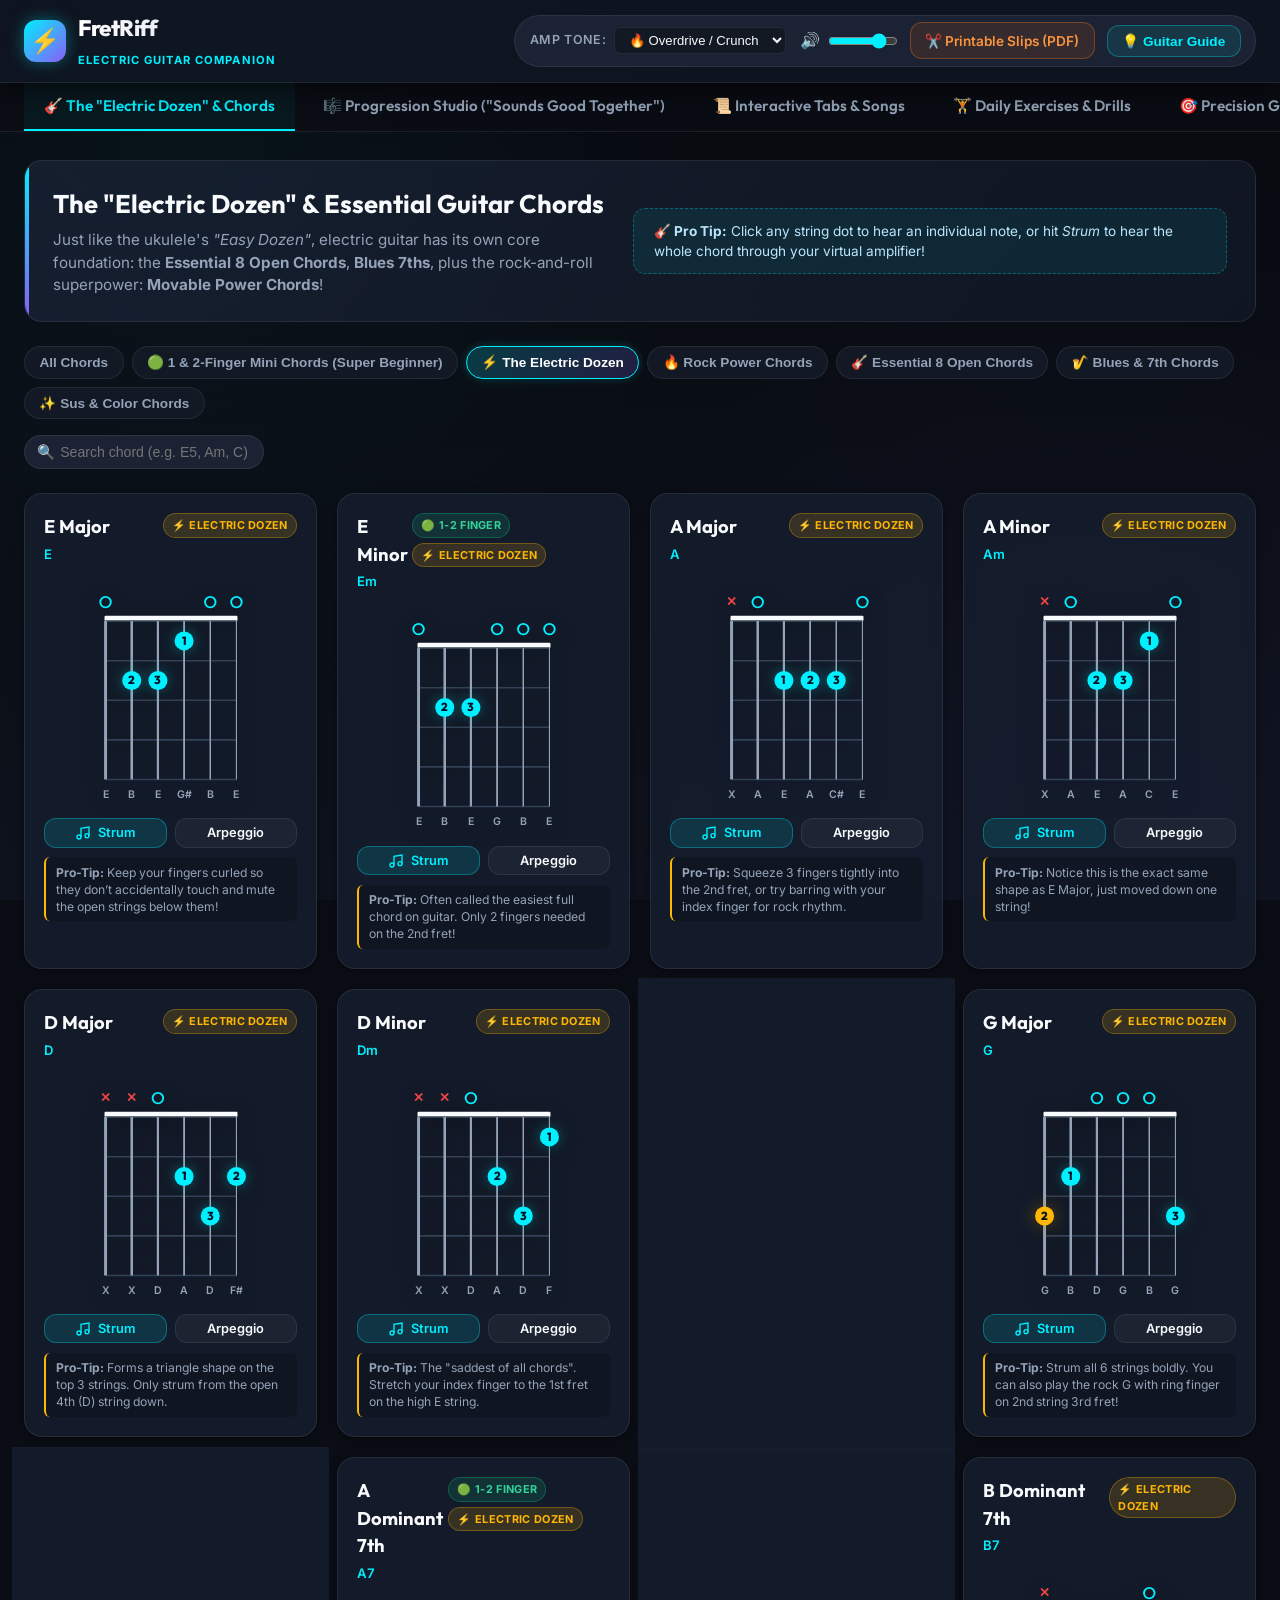
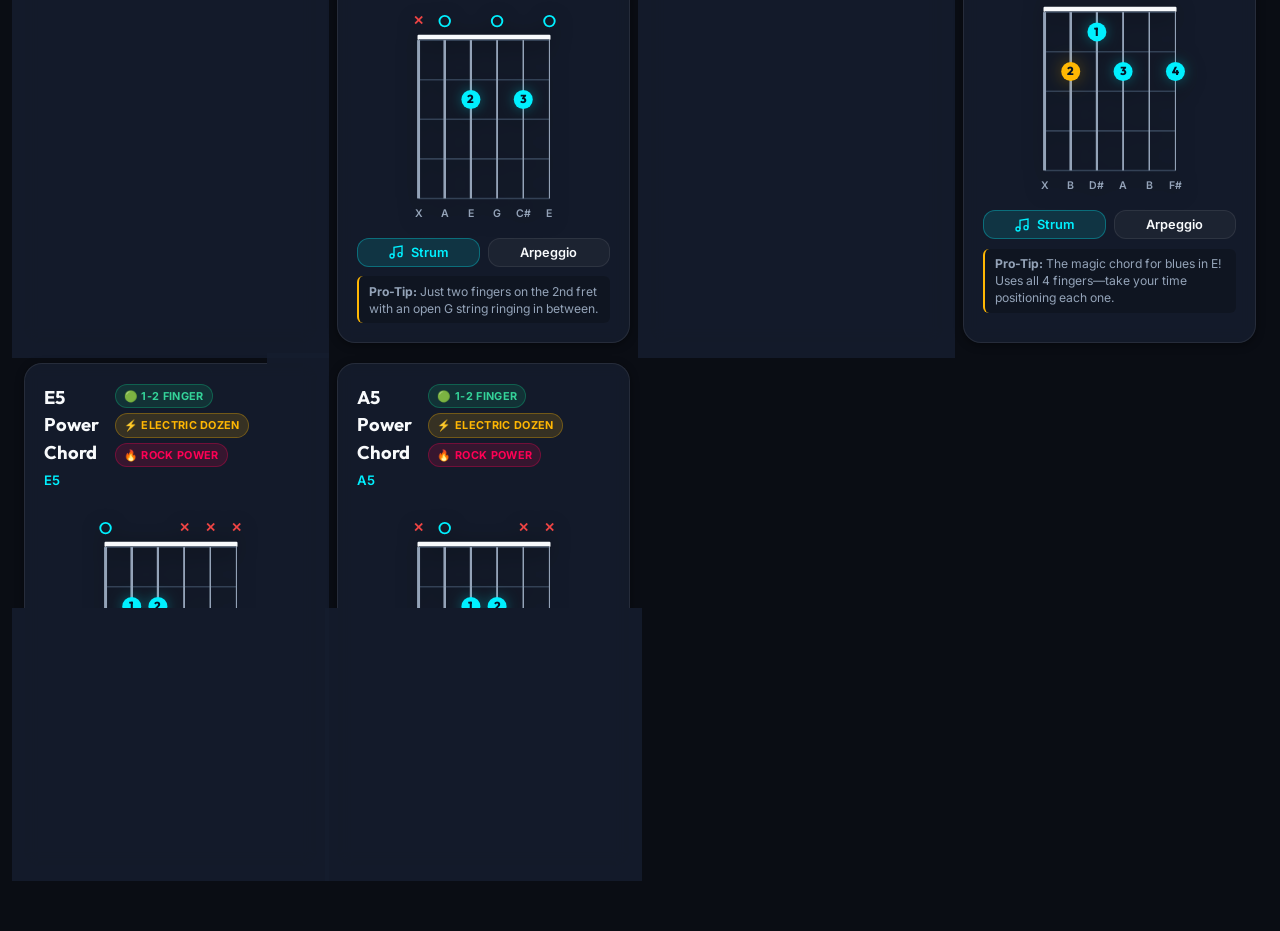
<file: index.html>
<!DOCTYPE html>
<html lang="en">
<head>
  <meta charset="UTF-8">
  <meta name="viewport" content="width=device-width, initial-scale=1.0">
  <title>FretRiff - Electric Guitar Companion | Chords, Progressions, Tabs & Tuner</title>
  <meta name="description" content="FretRiff: Interactive Electric Guitar companion for beginners. Learn the Electric Dozen, rock power chords, chord progressions, interactive tabs, and use the real-time guitar tuner.">

  <!-- Stylesheets -->
  <link rel="stylesheet" href="css/main.css">
  <link rel="stylesheet" href="css/fretboard.css">
  <link rel="stylesheet" href="css/tuner.css">
  <link rel="stylesheet" href="css/tab-player.css">
  <link rel="stylesheet" href="css/exercises.css">
  <link rel="stylesheet" href="css/print.css">

  <!-- Favicon / App Icon -->
  <link rel="icon" href="data:image/svg+xml,<svg xmlns=%22http://www.w3.org/2000/svg%22 viewBox=%220 0 100 100%22><text y=%22.9em%22 font-size=%2290%22>🎸</text></svg>">
</head>
<body>

  <!-- Top App Header / Amp Control Bar -->
  <header class="app-header">
    <div class="header-container">
      <div class="brand-group">
        <div class="brand-icon">⚡</div>
        <div class="brand-text">
          <h1>FretRiff</h1>
          <span class="brand-badge">Electric Guitar Companion</span>
        </div>
      </div>

      <!-- Virtual Amp & Sound Controls -->
      <div class="amp-control-panel">
        <div class="amp-control-item">
          <label for="amp-tone-select" class="amp-label">Amp Tone:</label>
          <select id="amp-tone-select" class="amp-select" title="Switch Guitar Sound">
            <option value="overdrive">🔥 Overdrive / Crunch</option>
            <option value="clean">✨ Clean Electric</option>
            <option value="acoustic">🪵 Acoustic Pluck</option>
          </select>
        </div>

        <div class="vol-control-item">
          <button id="btn-master-mute" class="btn-icon-mute" title="Mute Sound">🔊</button>
          <input type="range" id="master-vol-slider" min="0" max="1" step="0.05" value="0.8" class="vol-slider" title="Master Volume">
        </div>

        <a href="fretriff-handout-slips.pdf" target="_blank" class="header-action-btn pdf-btn" id="btn-header-pdf" title="Printable Cut-Out Slips with QR Code (PDF)">
          ✂️ Printable Slips (PDF)
        </a>

        <button id="btn-open-theory-guide" class="header-action-btn" title="Open Electric Guitar Guide">
          💡 Guitar Guide
        </button>
      </div>
    </div>
  </header>

  <!-- Navigation Tab Bar -->
  <nav class="app-nav-bar" aria-label="Main Navigation">
    <div class="nav-container">
      <button class="nav-tab-btn active" data-target="section-chords">
        🎸 The "Electric Dozen" & Chords
      </button>
      <button class="nav-tab-btn" data-target="section-progressions">
        🎼 Progression Studio ("Sounds Good Together")
      </button>
      <button class="nav-tab-btn" data-target="section-tabs">
        📜 Interactive Tabs & Songs
      </button>
      <button class="nav-tab-btn" data-target="section-exercises">
        🏋️ Daily Exercises & Drills
      </button>
      <button class="nav-tab-btn" data-target="section-tuner">
        🎯 Precision Guitar Tuner
      </button>
      <button class="nav-tab-btn" data-target="section-fretboard">
        ⚡ Fretboard & Pentatonic Lead
      </button>
    </div>
  </nav>

  <!-- Main Content Area -->
  <main class="app-main">

    <!-- =========================================================
         SECTION 1: CHORD LIBRARY & THE ELECTRIC DOZEN
         ========================================================= -->
    <section id="section-chords" class="app-section active">
      <div class="section-banner">
        <div class="banner-content">
          <h2>The "Electric Dozen" & Essential Guitar Chords</h2>
          <p>
            Just like the ukulele's <em>"Easy Dozen"</em>, electric guitar has its own core foundation: the <strong>Essential 8 Open Chords</strong>, <strong>Blues 7ths</strong>, plus the rock-and-roll superpower: <strong>Movable Power Chords</strong>!
          </p>
        </div>
        <div class="banner-highlight">
          <strong>🎸 Pro Tip:</strong> Click any string dot to hear an individual note, or hit <em>Strum</em> to hear the whole chord through your virtual amplifier!
        </div>
      </div>

      <!-- Filter Toolbar -->
      <div class="filter-toolbar">
        <div class="filter-chips-wrap" id="chord-filter-chips">
          <!-- Filter chips dynamically populated -->
        </div>

        <div class="search-box-wrap">
          <span class="search-icon">🔍</span>
          <input type="text" id="chord-search-input" class="search-input" placeholder="Search chord (e.g. E5, Am, C)...">
        </div>
      </div>

      <!-- Chords Grid -->
      <div class="chords-grid" id="chords-grid">
        <!-- Chord cards rendered dynamically -->
      </div>
    </section>

    <!-- =========================================================
         SECTION 2: CHORD PROGRESSION STUDIO
         ========================================================= -->
    <section id="section-progressions" class="app-section">
      <div class="section-banner">
        <div class="banner-content">
          <h2>Chord Progression Studio: "Sounds Good Together"</h2>
          <p>
            Discover why chords flow naturally into each other. Play along with drum backing beats, follow the animated strumming rhythm guide, or build your own custom hit song progression!
          </p>
        </div>
      </div>

      <div id="progression-studio-container">
        <!-- Rendered by ProgressionPlayer component -->
      </div>
    </section>

    <!-- =========================================================
         SECTION 3: INTERACTIVE TABS & RIFFS
         ========================================================= -->
    <section id="section-tabs" class="app-section">
      <div class="section-banner">
        <div class="banner-content">
          <h2>Interactive Tablature & Riff Trainer</h2>
          <p>
            Learn iconic electric guitar riffs note by note. Follow the scrolling playhead, adjust practice speed (0.5x, 0.75x, 1x), loop tricky parts, or write your own custom tabs!
          </p>
        </div>
      </div>

      <div id="tab-viewer-container">
        <!-- Rendered by TabViewer component -->
      </div>
    </section>

    <!-- =========================================================
         SECTION 4: DAILY BEGINNER EXERCISES & PRACTICE ROUTINES
         ========================================================= -->
    <section id="section-exercises" class="app-section">
      <div class="section-banner">
        <div class="banner-content">
          <h2>🏋️ Daily Beginner Exercises & Practice Gym</h2>
          <p>
            Build lightning-fast muscle memory, clean finger independence, speed, and smooth chord switches with 3-minute daily focused workouts!
          </p>
        </div>
        <div class="banner-highlight">
          <strong>🎯 The 3-Minute Rule:</strong> Just 3 minutes of daily spider walks & picking drills before songs builds coordination 5x faster than hours of unfocused playing.
        </div>
      </div>

      <div id="exercises-container">
        <!-- Rendered by ExerciseView component -->
      </div>
    </section>

    <!-- =========================================================
         SECTION 5: PRECISION GUITAR TUNER
         ========================================================= -->
    <section id="section-tuner" class="app-section">
      <div class="section-banner">
        <div class="banner-content">
          <h2>Precision Guitar Tuner (Microphone & Reference Pitch)</h2>
          <p>
            Tune your electric guitar in real time using your microphone, or click any peg on the virtual headstock to tune by ear with studio reference tones.
          </p>
        </div>
      </div>

      <div id="tuner-container">
        <!-- Rendered by TunerUI component -->
      </div>
    </section>

    <!-- =========================================================
         SECTION 5: FRETBOARD & PENTATONIC LEAD
         ========================================================= -->
    <section id="section-fretboard" class="app-section">
      <div class="section-banner">
        <div class="banner-content">
          <h2>Fretboard Explorer & Minor Pentatonic Solo Visualizer</h2>
          <p>
            Explore all 22 frets on the electric guitar neck. Learn <strong>Minor Pentatonic Box 1</strong>—the single scale pattern used in 90% of classic rock solos! Click any fret to play notes instantly.
          </p>
        </div>
      </div>

      <div id="fretboard-container">
        <!-- Rendered by FretboardView component -->
      </div>
    </section>

  </main>

  <!-- Educational Guide Modal -->
  <dialog id="theory-guide-modal" class="modal-dialog">
    <div class="modal-content">
      <div class="modal-header">
        <h3>⚡ The Beginner Electric Guitar Playbook</h3>
        <button id="btn-close-modal" class="btn-close" aria-label="Close modal">✕</button>
      </div>

      <div class="guide-section">
        <h4>1. What is the "Easy Dozen" for Guitar?</h4>
        <p>
          In ukulele, the <em>"Easy Dozen"</em> teaches open chords to play thousands of songs. On guitar, the foundation is:
        </p>
        <ul>
          <li><strong>The 8 Open Foundation Chords ("The Big 8")</strong>: E Major, E Minor, A Major, A Minor, D Major, D Minor, C Major, and G Major.</li>
          <li><strong>The 4 Essential Dominant 7ths</strong>: E7, A7, D7, and B7 (the heartbeat of blues and classic rock).</li>
        </ul>
      </div>

      <div class="guide-section">
        <h4>2. The Electric Guitar Secret Weapon: Power Chords (5 Chords)</h4>
        <p>
          Unlike acoustic or ukulele, electric guitar has <strong>Power Chords (E5, A5, D5, G5, C5, F5)</strong>. They only contain the Root and 5th note (no major/minor third), which means:
        </p>
        <ul>
          <li>You only need <strong>2 fingers</strong>!</li>
          <li>They NEVER clash with distortion or overdrive.</li>
          <li>They are <strong>movable shapes</strong>: slide the same shape up and down the neck to play Green Day, AC/DC, Nirvana, and Foo Fighters instantly.</li>
        </ul>
      </div>

      <div class="guide-section">
        <h4>3. Why Chords Sound Good Together (The Roman Numeral Secret)</h4>
        <p>
          Chords work together like a story:
        </p>
        <ul>
          <li><strong>I (The Tonic / "Home")</strong>: The starting ground (e.g. G in Key of G). Feels complete and safe.</li>
          <li><strong>IV (The Subdominant / "The Journey")</strong>: Lifts energy and moves away from home (e.g. C).</li>
          <li><strong>V (The Dominant / "The Tension")</strong>: Creates a strong magnetic pull that wants to snap back Home (e.g. D).</li>
          <li><strong>vi (The Minor / "The Emotion")</strong>: Adds mystery, moodiness, and soul (e.g. Em).</li>
        </ul>
      </div>

      <div class="guide-section">
        <h4>4. How to Host on GitHub Pages</h4>
        <p>
          This entire app is 100% static HTML, CSS, and modern JavaScript modules. To host it:
        </p>
        <ul>
          <li>Push this repository to GitHub.</li>
          <li>Go to <strong>Settings → Pages</strong> in your GitHub repo.</li>
          <li>Select the <strong>main</strong> branch (root <code>/</code>) and click <strong>Save</strong>.</li>
          <li>Your app will be live worldwide in seconds!</li>
        </ul>
      </div>
    </div>
  </dialog>

  <!-- App Entry Point (ES Module) -->
  <script type="module" src="js/app.js"></script>
</body>
</html>
</file>
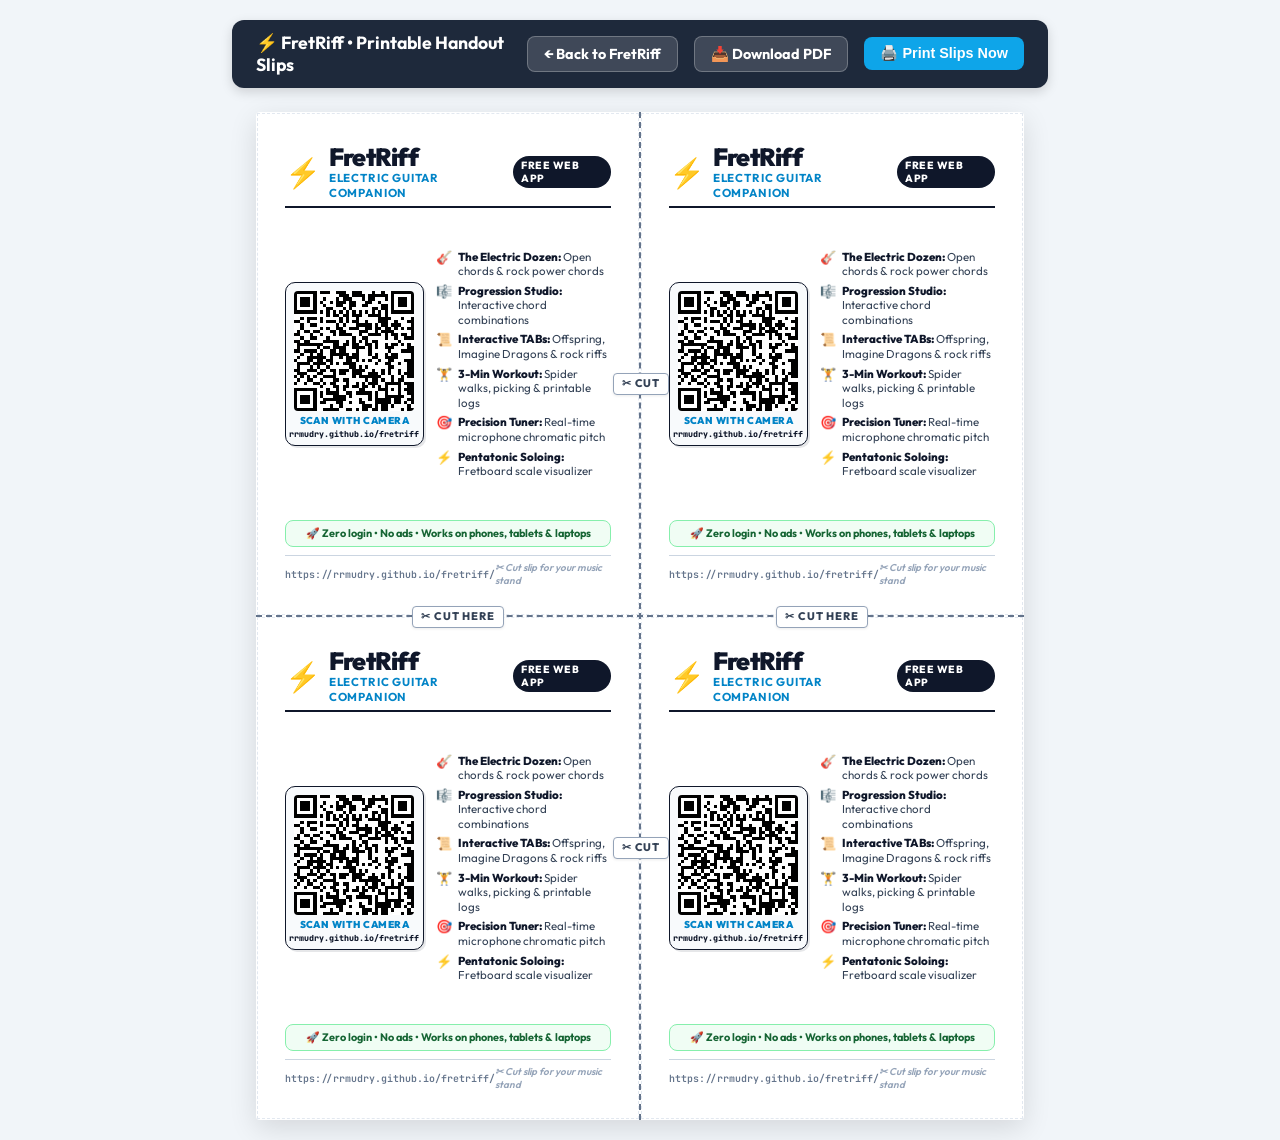
<file: slips.html>
<!DOCTYPE html>
<html lang="en">
<head>
  <meta charset="UTF-8">
  <meta name="viewport" content="width=device-width, initial-scale=1.0">
  <title>FretRiff - Printable Handout Slips (PDF)</title>
  <link rel="icon" href="data:image/svg+xml,<svg xmlns=%22http://www.w3.org/2000/svg%22 viewBox=%220 0 100 100%22><text y=%22.9em%22 font-size=%2290%22>🎸</text></svg>">
  <link rel="preconnect" href="https://fonts.googleapis.com">
  <link rel="preconnect" href="https://fonts.gstatic.com" crossorigin>
  <link href="https://fonts.googleapis.com/css2?family=Outfit:wght@400;500;600;700;800;900&family=JetBrains+Mono:wght@500;700&display=swap" rel="stylesheet">
  
  <style>
    @page {
      size: letter portrait;
      margin: 0.25in;
    }

    * {
      box-sizing: border-box;
      margin: 0;
      padding: 0;
    }

    body {
      font-family: 'Outfit', -apple-system, BlinkMacSystemFont, "Segoe UI", Roboto, Helvetica, Arial, sans-serif;
      background: #f1f5f9;
      color: #0f172a;
      line-height: 1.25;
      padding: 20px;
      display: flex;
      flex-direction: column;
      align-items: center;
    }

    /* Screen-only Controls */
    .screen-controls {
      background: #1e293b;
      color: white;
      padding: 12px 24px;
      border-radius: 12px;
      display: flex;
      align-items: center;
      gap: 16px;
      margin-bottom: 24px;
      box-shadow: 0 4px 12px rgba(0,0,0,0.15);
      width: 100%;
      max-width: 8.5in;
    }

    .screen-controls h2 {
      font-size: 1.1rem;
      font-weight: 700;
      flex: 1;
      display: flex;
      align-items: center;
      gap: 8px;
    }

    .btn {
      padding: 8px 16px;
      border-radius: 8px;
      font-weight: 700;
      font-size: 0.9rem;
      cursor: pointer;
      border: none;
      text-decoration: none;
      display: inline-flex;
      align-items: center;
      gap: 6px;
      transition: all 0.15s ease;
    }

    .btn-primary {
      background: #0ea5e9;
      color: white;
    }
    .btn-primary:hover {
      background: #0284c7;
    }

    .btn-outline {
      background: rgba(255, 255, 255, 0.15);
      color: white;
      border: 1px solid rgba(255, 255, 255, 0.25);
    }
    .btn-outline:hover {
      background: rgba(255, 255, 255, 0.25);
    }

    /* 8.5" x 11" Paper Canvas */
    .paper-page {
      width: 8in;
      height: 10.5in;
      background: white;
      box-shadow: 0 8px 28px rgba(0, 0, 0, 0.12);
      border-radius: 4px;
      display: grid;
      grid-template-columns: 1fr 1fr;
      grid-template-rows: 1fr 1fr;
      position: relative;
      overflow: hidden;
    }

    /* Cut Guidelines */
    .cut-line-horizontal {
      position: absolute;
      top: 50%;
      left: 0;
      right: 0;
      height: 0;
      border-top: 2px dashed #64748b;
      z-index: 10;
      display: flex;
      justify-content: space-around;
      align-items: center;
      padding: 0 20px;
      pointer-events: none;
      transform: translateY(-50%);
    }

    .cut-line-vertical {
      position: absolute;
      left: 50%;
      top: 0;
      bottom: 0;
      width: 0;
      border-left: 2px dashed #64748b;
      z-index: 10;
      display: flex;
      flex-direction: column;
      justify-content: space-around;
      align-items: center;
      padding: 40px 0;
      pointer-events: none;
      transform: translateX(-50%);
    }

    .scissor-label {
      background: white;
      padding: 3px 8px;
      font-size: 11px;
      color: #334155;
      font-weight: 800;
      letter-spacing: 0.08em;
      border-radius: 4px;
      border: 1px solid #94a3b8;
      box-shadow: 0 1px 3px rgba(0,0,0,0.08);
      white-space: nowrap;
    }

    /* Individual Slip / Card */
    .slip-card {
      padding: 0.32in 0.28in 0.28in 0.28in;
      display: flex;
      flex-direction: column;
      justify-content: space-between;
      position: relative;
      background: #ffffff;
      border: 1px dashed #e2e8f0;
      margin: 1px;
    }

    /* Slip Header */
    .slip-header {
      display: flex;
      align-items: center;
      justify-content: space-between;
      border-bottom: 2.5px solid #0f172a;
      padding-bottom: 6px;
      margin-bottom: 8px;
    }

    .slip-brand {
      display: flex;
      align-items: center;
      gap: 8px;
    }

    .slip-icon {
      font-size: 1.8rem;
      line-height: 1;
    }

    .slip-title {
      font-size: 1.55rem;
      font-weight: 900;
      letter-spacing: -0.03em;
      color: #0f172a;
      line-height: 1;
    }

    .slip-subtitle {
      font-size: 0.72rem;
      font-weight: 700;
      text-transform: uppercase;
      letter-spacing: 0.07em;
      color: #0284c7;
      display: block;
      margin-top: 2px;
    }

    .slip-badge {
      background: #0f172a;
      color: #ffffff;
      padding: 3px 8px;
      border-radius: 999px;
      font-size: 0.65rem;
      font-weight: 800;
      text-transform: uppercase;
      letter-spacing: 0.05em;
    }

    /* Main Body of Slip */
    .slip-body {
      display: grid;
      grid-template-columns: 1.45in 1fr;
      gap: 12px;
      align-items: center;
      flex: 1;
      margin: 6px 0;
    }

    /* QR Code Column */
    .slip-qr-col {
      display: flex;
      flex-direction: column;
      align-items: center;
      text-align: center;
      background: #f8fafc;
      border: 1.5px solid #0f172a;
      border-radius: 10px;
      padding: 8px 6px 6px 6px;
      box-shadow: 2px 2px 0px rgba(15, 23, 42, 0.1);
    }

    .qr-image {
      width: 1.25in;
      height: 1.25in;
      image-rendering: pixelated;
      display: block;
      border-radius: 4px;
    }

    .qr-scan-hint {
      font-size: 0.62rem;
      font-weight: 900;
      color: #0284c7;
      text-transform: uppercase;
      letter-spacing: 0.05em;
      margin-top: 4px;
      white-space: nowrap;
    }

    .qr-url {
      font-family: 'JetBrains Mono', monospace;
      font-size: 0.52rem;
      font-weight: 800;
      color: #0f172a;
      white-space: nowrap;
      margin-top: 2px;
    }

    /* Features List */
    .slip-features {
      list-style: none;
      display: flex;
      flex-direction: column;
      gap: 5.5px;
    }

    .slip-features li {
      font-size: 0.72rem;
      color: #334155;
      display: flex;
      align-items: flex-start;
      gap: 6px;
      line-height: 1.25;
    }

    .feature-icon {
      font-size: 0.82rem;
      flex-shrink: 0;
      margin-top: -1px;
    }

    .slip-features strong {
      color: #0f172a;
      font-weight: 800;
    }

    /* Highlight Banner in Slip */
    .slip-banner {
      background: #f0fdf4;
      border: 1.5px solid #86efac;
      border-radius: 8px;
      padding: 6px 10px;
      margin-top: 8px;
      font-size: 0.68rem;
      color: #166534;
      display: flex;
      align-items: center;
      justify-content: center;
      text-align: center;
    }

    .slip-banner-text {
      font-weight: 700;
    }

    /* Slip Footer */
    .slip-footer {
      border-top: 1px solid #cbd5e1;
      padding-top: 6px;
      margin-top: 8px;
      display: flex;
      justify-content: space-between;
      align-items: center;
      font-size: 0.62rem;
      color: #64748b;
      font-family: 'JetBrains Mono', monospace;
      font-weight: 600;
    }

    .slip-cut-hint {
      font-family: 'Outfit', sans-serif;
      font-style: italic;
      color: #94a3b8;
    }

    /* PRINT STYLES */
    @media print {
      body {
        background: white !important;
        padding: 0 !important;
        margin: 0 !important;
      }

      .screen-controls {
        display: none !important;
      }

      .paper-page {
        width: 100% !important;
        height: 10.5in !important;
        box-shadow: none !important;
        border-radius: 0 !important;
        page-break-after: avoid !important;
        page-break-inside: avoid !important;
      }

      .slip-card {
        border: 1px dashed #cbd5e1 !important;
        -webkit-print-color-adjust: exact !important;
        print-color-adjust: exact !important;
      }

      .slip-header {
        border-bottom-color: #000000 !important;
      }

      .slip-qr-col {
        background: #ffffff !important;
        border: 1px solid #cbd5e1 !important;
        -webkit-print-color-adjust: exact !important;
        print-color-adjust: exact !important;
      }

      .slip-banner {
        background: #f1f5f9 !important;
        border-color: #cbd5e1 !important;
        color: #0f172a !important;
        -webkit-print-color-adjust: exact !important;
        print-color-adjust: exact !important;
      }

      .cut-line-horizontal,
      .cut-line-vertical {
        border-color: #94a3b8 !important;
      }
    }
  </style>
</head>
<body>

  <!-- Screen-only Action Bar -->
  <div class="screen-controls">
    <h2>⚡ FretRiff • Printable Handout Slips</h2>
    <a href="index.html" class="btn btn-outline">← Back to FretRiff</a>
    <a href="fretriff-handout-slips.pdf" download="fretriff-handout-slips.pdf" class="btn btn-outline">📥 Download PDF</a>
    <button onclick="window.print()" class="btn btn-primary">🖨️ Print Slips Now</button>
  </div>

  <!-- Standard 8.5" x 11" 4-Card Printable Page -->
  <div class="paper-page">
    
    <!-- Central Cutting Guides -->
    <div class="cut-line-horizontal">
      <span class="scissor-label">✂ CUT HERE</span>
      <span class="scissor-label">✂ CUT HERE</span>
    </div>
    <div class="cut-line-vertical">
      <span class="scissor-label">✂ CUT</span>
      <span class="scissor-label">✂ CUT</span>
    </div>

    <!-- CARD 1 (Top-Left) -->
    <div class="slip-card">
      <div class="slip-header">
        <div class="slip-brand">
          <span class="slip-icon">⚡</span>
          <div>
            <div class="slip-title">FretRiff</div>
            <span class="slip-subtitle">Electric Guitar Companion</span>
          </div>
        </div>
        <span class="slip-badge">Free Web App</span>
      </div>

      <div class="slip-body">
        <div class="slip-qr-col">
          <img class="qr-image" src="assets/fretriff-qr.png" alt="Scan QR Code to visit FretRiff">
          <span class="qr-scan-hint">Scan with Camera</span>
          <span class="qr-url">rrmudry.github.io/fretriff</span>
        </div>

        <ul class="slip-features">
          <li><span class="feature-icon">🎸</span> <div><strong>The Electric Dozen:</strong> Open chords & rock power chords</div></li>
          <li><span class="feature-icon">🎼</span> <div><strong>Progression Studio:</strong> Interactive chord combinations</div></li>
          <li><span class="feature-icon">📜</span> <div><strong>Interactive TABs:</strong> Offspring, Imagine Dragons & rock riffs</div></li>
          <li><span class="feature-icon">🏋️</span> <div><strong>3-Min Workout:</strong> Spider walks, picking & printable logs</div></li>
          <li><span class="feature-icon">🎯</span> <div><strong>Precision Tuner:</strong> Real-time microphone chromatic pitch</div></li>
          <li><span class="feature-icon">⚡</span> <div><strong>Pentatonic Soloing:</strong> Fretboard scale visualizer</div></li>
        </ul>
      </div>

      <div class="slip-banner">
        <span class="slip-banner-text">🚀 Zero login • No ads • Works on phones, tablets & laptops</span>
      </div>

      <div class="slip-footer">
        <span>https://rrmudry.github.io/fretriff/</span>
        <span class="slip-cut-hint">✂ Cut slip for your music stand</span>
      </div>
    </div>

    <!-- CARD 2 (Top-Right) -->
    <div class="slip-card">
      <div class="slip-header">
        <div class="slip-brand">
          <span class="slip-icon">⚡</span>
          <div>
            <div class="slip-title">FretRiff</div>
            <span class="slip-subtitle">Electric Guitar Companion</span>
          </div>
        </div>
        <span class="slip-badge">Free Web App</span>
      </div>

      <div class="slip-body">
        <div class="slip-qr-col">
          <img class="qr-image" src="assets/fretriff-qr.png" alt="Scan QR Code to visit FretRiff">
          <span class="qr-scan-hint">Scan with Camera</span>
          <span class="qr-url">rrmudry.github.io/fretriff</span>
        </div>

        <ul class="slip-features">
          <li><span class="feature-icon">🎸</span> <div><strong>The Electric Dozen:</strong> Open chords & rock power chords</div></li>
          <li><span class="feature-icon">🎼</span> <div><strong>Progression Studio:</strong> Interactive chord combinations</div></li>
          <li><span class="feature-icon">📜</span> <div><strong>Interactive TABs:</strong> Offspring, Imagine Dragons & rock riffs</div></li>
          <li><span class="feature-icon">🏋️</span> <div><strong>3-Min Workout:</strong> Spider walks, picking & printable logs</div></li>
          <li><span class="feature-icon">🎯</span> <div><strong>Precision Tuner:</strong> Real-time microphone chromatic pitch</div></li>
          <li><span class="feature-icon">⚡</span> <div><strong>Pentatonic Soloing:</strong> Fretboard scale visualizer</div></li>
        </ul>
      </div>

      <div class="slip-banner">
        <span class="slip-banner-text">🚀 Zero login • No ads • Works on phones, tablets & laptops</span>
      </div>

      <div class="slip-footer">
        <span>https://rrmudry.github.io/fretriff/</span>
        <span class="slip-cut-hint">✂ Cut slip for your music stand</span>
      </div>
    </div>

    <!-- CARD 3 (Bottom-Left) -->
    <div class="slip-card">
      <div class="slip-header">
        <div class="slip-brand">
          <span class="slip-icon">⚡</span>
          <div>
            <div class="slip-title">FretRiff</div>
            <span class="slip-subtitle">Electric Guitar Companion</span>
          </div>
        </div>
        <span class="slip-badge">Free Web App</span>
      </div>

      <div class="slip-body">
        <div class="slip-qr-col">
          <img class="qr-image" src="assets/fretriff-qr.png" alt="Scan QR Code to visit FretRiff">
          <span class="qr-scan-hint">Scan with Camera</span>
          <span class="qr-url">rrmudry.github.io/fretriff</span>
        </div>

        <ul class="slip-features">
          <li><span class="feature-icon">🎸</span> <div><strong>The Electric Dozen:</strong> Open chords & rock power chords</div></li>
          <li><span class="feature-icon">🎼</span> <div><strong>Progression Studio:</strong> Interactive chord combinations</div></li>
          <li><span class="feature-icon">📜</span> <div><strong>Interactive TABs:</strong> Offspring, Imagine Dragons & rock riffs</div></li>
          <li><span class="feature-icon">🏋️</span> <div><strong>3-Min Workout:</strong> Spider walks, picking & printable logs</div></li>
          <li><span class="feature-icon">🎯</span> <div><strong>Precision Tuner:</strong> Real-time microphone chromatic pitch</div></li>
          <li><span class="feature-icon">⚡</span> <div><strong>Pentatonic Soloing:</strong> Fretboard scale visualizer</div></li>
        </ul>
      </div>

      <div class="slip-banner">
        <span class="slip-banner-text">🚀 Zero login • No ads • Works on phones, tablets & laptops</span>
      </div>

      <div class="slip-footer">
        <span>https://rrmudry.github.io/fretriff/</span>
        <span class="slip-cut-hint">✂ Cut slip for your music stand</span>
      </div>
    </div>

    <!-- CARD 4 (Bottom-Right) -->
    <div class="slip-card">
      <div class="slip-header">
        <div class="slip-brand">
          <span class="slip-icon">⚡</span>
          <div>
            <div class="slip-title">FretRiff</div>
            <span class="slip-subtitle">Electric Guitar Companion</span>
          </div>
        </div>
        <span class="slip-badge">Free Web App</span>
      </div>

      <div class="slip-body">
        <div class="slip-qr-col">
          <img class="qr-image" src="assets/fretriff-qr.png" alt="Scan QR Code to visit FretRiff">
          <span class="qr-scan-hint">Scan with Camera</span>
          <span class="qr-url">rrmudry.github.io/fretriff</span>
        </div>

        <ul class="slip-features">
          <li><span class="feature-icon">🎸</span> <div><strong>The Electric Dozen:</strong> Open chords & rock power chords</div></li>
          <li><span class="feature-icon">🎼</span> <div><strong>Progression Studio:</strong> Interactive chord combinations</div></li>
          <li><span class="feature-icon">📜</span> <div><strong>Interactive TABs:</strong> Offspring, Imagine Dragons & rock riffs</div></li>
          <li><span class="feature-icon">🏋️</span> <div><strong>3-Min Workout:</strong> Spider walks, picking & printable logs</div></li>
          <li><span class="feature-icon">🎯</span> <div><strong>Precision Tuner:</strong> Real-time microphone chromatic pitch</div></li>
          <li><span class="feature-icon">⚡</span> <div><strong>Pentatonic Soloing:</strong> Fretboard scale visualizer</div></li>
        </ul>
      </div>

      <div class="slip-banner">
        <span class="slip-banner-text">🚀 Zero login • No ads • Works on phones, tablets & laptops</span>
      </div>

      <div class="slip-footer">
        <span>https://rrmudry.github.io/fretriff/</span>
        <span class="slip-cut-hint">✂ Cut slip for your music stand</span>
      </div>
    </div>

  </div>

</body>
</html>
</file>
<file: css/main.css>
/**
 * FretRiff - Electric Guitar Companion Design System
 * Cyber-Rock Studio Dark Theme
 */

@import url('https://fonts.googleapis.com/css2?family=Outfit:wght@400;500;600;700;800&family=Inter:wght@300;400;500;600;700&display=swap');

:root {
  /* Color Palette */
  --bg-primary: #0a0d14;
  --bg-secondary: #121824;
  --bg-card: rgba(22, 30, 46, 0.85);
  --bg-card-hover: rgba(30, 41, 63, 0.95);
  --bg-glass: rgba(18, 24, 38, 0.75);
  --bg-input: #1a2233;

  --color-text-primary: #f8fafc;
  --color-text-secondary: #94a3b8;
  --color-text-muted: #64748b;

  --accent-cyan: #00f0ff;
  --accent-cyan-glow: rgba(0, 240, 255, 0.35);
  --accent-amber: #ffb703;
  --accent-amber-glow: rgba(255, 183, 3, 0.35);
  --accent-pink: #ff0055;
  --accent-purple: #8b5cf6;
  --accent-green: #10b981;
  --accent-green-glow: rgba(16, 185, 129, 0.45);

  --color-border: rgba(255, 255, 255, 0.08);
  --color-border-hover: rgba(0, 240, 255, 0.4);
  --color-border-fret: #334155;
  --color-string: #94a3b8;

  /* Typography */
  --font-display: 'Outfit', sans-serif;
  --font-body: 'Inter', sans-serif;

  /* Radii & Shadows */
  --radius-sm: 6px;
  --radius-md: 12px;
  --radius-lg: 18px;
  --radius-xl: 24px;
  --radius-pill: 9999px;

  --shadow-sm: 0 2px 8px rgba(0, 0, 0, 0.4);
  --shadow-md: 0 8px 24px rgba(0, 0, 0, 0.5);
  --shadow-lg: 0 16px 40px rgba(0, 0, 0, 0.7);
  --shadow-neon: 0 0 20px var(--accent-cyan-glow);
}

/* Reset & Base */
*, *::before, *::after {
  box-sizing: border-box;
  margin: 0;
  padding: 0;
}

body {
  font-family: var(--font-body);
  background-color: var(--bg-primary);
  color: var(--color-text-primary);
  line-height: 1.5;
  min-height: 100vh;
  background-image: 
    radial-gradient(circle at 15% 15%, rgba(0, 240, 255, 0.04) 0%, transparent 40%),
    radial-gradient(circle at 85% 85%, rgba(139, 92, 246, 0.04) 0%, transparent 40%),
    linear-gradient(180deg, #07090e 0%, #0d121c 100%);
  background-attachment: fixed;
  overflow-x: hidden;
}

/* App Header & Amp Bar */
.app-header {
  background: var(--bg-glass);
  backdrop-filter: blur(16px);
  -webkit-backdrop-filter: blur(16px);
  border-bottom: 1px solid var(--color-border);
  position: sticky;
  top: 0;
  z-index: 100;
  box-shadow: var(--shadow-md);
}

.header-container {
  max-width: 1400px;
  margin: 0 auto;
  padding: 0.75rem 1.5rem;
  display: flex;
  align-items: center;
  justify-content: space-between;
  gap: 1rem;
}

.brand-group {
  display: flex;
  align-items: center;
  gap: 0.75rem;
  text-decoration: none;
}

.brand-icon {
  width: 42px;
  height: 42px;
  background: linear-gradient(135deg, var(--accent-cyan), var(--accent-purple));
  border-radius: var(--radius-md);
  display: flex;
  align-items: center;
  justify-content: center;
  font-size: 1.5rem;
  box-shadow: 0 0 15px var(--accent-cyan-glow);
}

.brand-text h1 {
  font-family: var(--font-display);
  font-size: 1.4rem;
  font-weight: 800;
  letter-spacing: -0.02em;
  background: linear-gradient(90deg, #ffffff, #cbd5e1);
  -webkit-background-clip: text;
  -webkit-text-fill-color: transparent;
}

.brand-badge {
  font-size: 0.7rem;
  text-transform: uppercase;
  letter-spacing: 0.1em;
  font-weight: 700;
  color: var(--accent-cyan);
}

/* Amp Settings Bar */
.amp-control-panel {
  display: flex;
  align-items: center;
  gap: 0.75rem;
  background: var(--bg-input);
  padding: 0.4rem 0.9rem;
  border-radius: var(--radius-pill);
  border: 1px solid var(--color-border);
  flex-wrap: wrap;
}

.amp-control-item {
  display: flex;
  align-items: center;
  gap: 0.5rem;
}

.amp-label {
  font-size: 0.78rem;
  font-weight: 600;
  color: var(--color-text-secondary);
  text-transform: uppercase;
  letter-spacing: 0.05em;
}

.amp-select {
  background: var(--bg-secondary);
  color: var(--color-text-primary);
  border: 1px solid var(--color-border);
  padding: 0.25rem 0.6rem;
  border-radius: var(--radius-sm);
  font-size: 0.82rem;
  font-weight: 500;
  cursor: pointer;
  outline: none;
}

.amp-select:focus {
  border-color: var(--accent-cyan);
}

.vol-control-item {
  display: flex;
  align-items: center;
  gap: 0.4rem;
}

.vol-slider {
  width: 70px;
  accent-color: var(--accent-cyan);
  cursor: pointer;
}

.btn-icon-mute {
  background: none;
  border: none;
  cursor: pointer;
  font-size: 1rem;
  padding: 2px;
}

.header-action-btn {
  display: flex;
  align-items: center;
  gap: 0.4rem;
  background: rgba(0, 240, 255, 0.1);
  color: var(--accent-cyan);
  border: 1px solid rgba(0, 240, 255, 0.3);
  padding: 0.45rem 0.9rem;
  border-radius: var(--radius-md);
  font-size: 0.85rem;
  font-weight: 600;
  cursor: pointer;
  transition: all 0.2s ease;
  text-decoration: none;
  white-space: nowrap;
}

.header-action-btn:hover {
  background: rgba(0, 240, 255, 0.2);
  transform: translateY(-1px);
}

.header-action-btn.pdf-btn {
  background: rgba(249, 115, 22, 0.12);
  color: #fb923c;
  border-color: rgba(249, 115, 22, 0.35);
}

.header-action-btn.pdf-btn:hover {
  background: rgba(249, 115, 22, 0.22);
  border-color: rgba(249, 115, 22, 0.65);
  color: #fdba74;
}

/* Main Navigation Tabs */
.app-nav-bar {
  background: rgba(10, 13, 20, 0.9);
  border-bottom: 1px solid var(--color-border);
}

.nav-container {
  max-width: 1400px;
  margin: 0 auto;
  padding: 0 1.5rem;
  display: flex;
  gap: 0.5rem;
  overflow-x: auto;
  scrollbar-width: none;
}

.nav-container::-webkit-scrollbar {
  display: none;
}

.nav-tab-btn {
  display: flex;
  align-items: center;
  gap: 0.5rem;
  padding: 0.85rem 1.25rem;
  background: none;
  border: none;
  border-bottom: 2px solid transparent;
  color: var(--color-text-secondary);
  font-family: var(--font-display);
  font-size: 0.95rem;
  font-weight: 600;
  cursor: pointer;
  white-space: nowrap;
  transition: all 0.2s ease;
}

.nav-tab-btn:hover {
  color: var(--color-text-primary);
  background: rgba(255, 255, 255, 0.02);
}

.nav-tab-btn.active {
  color: var(--accent-cyan);
  border-bottom-color: var(--accent-cyan);
  background: rgba(0, 240, 255, 0.05);
}

/* App Main Content Container */
.app-main {
  max-width: 1400px;
  margin: 0 auto;
  padding: 1.75rem 1.5rem 4rem;
}

/* Sections visibility */
.app-section {
  display: none;
  animation: fadeIn 0.25s ease-out;
}

.app-section.active {
  display: block;
}

@keyframes fadeIn {
  from { opacity: 0; transform: translateY(6px); }
  to { opacity: 1; transform: translateY(0); }
}

/* Section Headers */
.section-banner {
  background: linear-gradient(135deg, rgba(30, 41, 63, 0.6) 0%, rgba(18, 24, 38, 0.8) 100%);
  border: 1px solid var(--color-border);
  border-radius: var(--radius-lg);
  padding: 1.5rem 1.75rem;
  margin-bottom: 1.5rem;
  display: flex;
  align-items: center;
  justify-content: space-between;
  gap: 1.5rem;
  position: relative;
  overflow: hidden;
}

.section-banner::before {
  content: '';
  position: absolute;
  top: 0;
  left: 0;
  width: 4px;
  height: 100%;
  background: linear-gradient(180deg, var(--accent-cyan), var(--accent-purple));
}

.banner-content h2 {
  font-family: var(--font-display);
  font-size: 1.6rem;
  font-weight: 700;
  margin-bottom: 0.35rem;
}

.banner-content p {
  color: var(--color-text-secondary);
  font-size: 0.95rem;
  max-width: 800px;
}

.banner-highlight {
  background: rgba(0, 240, 255, 0.08);
  border: 1px dashed rgba(0, 240, 255, 0.3);
  border-radius: var(--radius-md);
  padding: 0.75rem 1.25rem;
  font-size: 0.85rem;
  color: #bae6fd;
  min-width: 260px;
}

/* Filter Bar & Chips */
.filter-toolbar {
  display: flex;
  flex-wrap: wrap;
  align-items: center;
  justify-content: space-between;
  gap: 1rem;
  margin-bottom: 1.5rem;
}

.filter-chips-wrap {
  display: flex;
  flex-wrap: wrap;
  gap: 0.5rem;
}

.filter-chip {
  background: var(--bg-secondary);
  border: 1px solid var(--color-border);
  color: var(--color-text-secondary);
  padding: 0.45rem 0.9rem;
  border-radius: var(--radius-pill);
  font-size: 0.85rem;
  font-weight: 600;
  cursor: pointer;
  transition: all 0.2s ease;
}

.filter-chip:hover {
  background: var(--bg-card-hover);
  color: var(--color-text-primary);
}

.filter-chip.active {
  background: linear-gradient(135deg, rgba(0, 240, 255, 0.2), rgba(139, 92, 246, 0.2));
  border-color: var(--accent-cyan);
  color: #ffffff;
  box-shadow: 0 0 10px rgba(0, 240, 255, 0.2);
}

.search-box-wrap {
  position: relative;
  min-width: 240px;
}

.search-input {
  width: 100%;
  background: var(--bg-input);
  border: 1px solid var(--color-border);
  color: var(--color-text-primary);
  padding: 0.5rem 1rem 0.5rem 2.2rem;
  border-radius: var(--radius-pill);
  font-size: 0.88rem;
  outline: none;
  transition: border-color 0.2s;
}

.search-input:focus {
  border-color: var(--accent-cyan);
}

.search-icon {
  position: absolute;
  left: 0.8rem;
  top: 50%;
  transform: translateY(-50%);
  color: var(--color-text-muted);
  font-size: 0.9rem;
}

/* Chords Grid */
.chords-grid {
  display: grid;
  grid-template-columns: repeat(auto-fill, minmax(250px, 1fr));
  gap: 1.25rem;
}

/* Chord Card */
.chord-card {
  background: var(--bg-card);
  backdrop-filter: blur(8px);
  border: 1px solid var(--color-border);
  border-radius: var(--radius-lg);
  padding: 1.2rem;
  display: flex;
  flex-direction: column;
  align-items: center;
  transition: all 0.25s cubic-bezier(0.2, 0.8, 0.2, 1);
  box-shadow: var(--shadow-sm);
  position: relative;
  cursor: pointer;
}

.chord-card:hover {
  transform: translateY(-4px);
  border-color: var(--color-border-hover);
  box-shadow: var(--shadow-md), 0 0 15px rgba(0, 240, 255, 0.15);
  background: var(--bg-card-hover);
}

.chord-card.active-strum {
  border-color: var(--accent-cyan);
  box-shadow: 0 0 25px var(--accent-cyan-glow);
  transform: scale(1.02);
}

.chord-card-header {
  width: 100%;
  display: flex;
  align-items: flex-start;
  justify-content: space-between;
  margin-bottom: 0.75rem;
}

.chord-name {
  font-family: var(--font-display);
  font-size: 1.15rem;
  font-weight: 700;
  color: var(--color-text-primary);
}

.chord-short-name {
  font-size: 0.82rem;
  color: var(--accent-cyan);
  font-weight: 600;
}

.chord-tags {
  display: flex;
  gap: 0.3rem;
  flex-wrap: wrap;
}

.badge {
  font-size: 0.68rem;
  font-weight: 700;
  padding: 0.2rem 0.5rem;
  border-radius: var(--radius-pill);
  text-transform: uppercase;
  letter-spacing: 0.03em;
}

.badge-dozen {
  background: rgba(255, 183, 3, 0.15);
  color: var(--accent-amber);
  border: 1px solid rgba(255, 183, 3, 0.3);
}

.badge-power {
  background: rgba(255, 0, 85, 0.15);
  color: var(--accent-pink);
  border: 1px solid rgba(255, 0, 85, 0.3);
}

.badge-super-beginner {
  background: rgba(16, 185, 129, 0.15);
  color: #34d399;
  border: 1px solid rgba(16, 185, 129, 0.35);
}

.badge-key {
  background: rgba(0, 240, 255, 0.15);
  color: var(--accent-cyan);
  border: 1px solid rgba(0, 240, 255, 0.3);
}

.badge-difficulty {
  background: rgba(139, 92, 246, 0.15);
  color: var(--accent-purple);
  border: 1px solid rgba(139, 92, 246, 0.3);
}

.chord-svg-container {
  width: 100%;
  display: flex;
  justify-content: center;
  padding: 0.25rem 0;
}

.chord-card-footer {
  width: 100%;
  margin-top: 0.75rem;
  display: flex;
  flex-direction: column;
  gap: 0.6rem;
}

.chord-actions {
  display: flex;
  gap: 0.5rem;
}

.chord-actions .btn {
  flex: 1;
}

.chord-tip {
  font-size: 0.76rem;
  color: var(--color-text-secondary);
  line-height: 1.4;
  background: rgba(0, 0, 0, 0.2);
  padding: 0.4rem 0.6rem;
  border-radius: var(--radius-sm);
  border-left: 2px solid var(--accent-amber);
}

/* Common Button Styles */
.btn {
  display: inline-flex;
  align-items: center;
  justify-content: center;
  gap: 0.45rem;
  padding: 0.5rem 1rem;
  border-radius: var(--radius-md);
  font-family: var(--font-body);
  font-size: 0.88rem;
  font-weight: 600;
  border: 1px solid transparent;
  cursor: pointer;
  transition: all 0.2s cubic-bezier(0.2, 0.8, 0.2, 1);
  outline: none;
}

.btn:active {
  transform: scale(0.97);
}

.btn-primary {
  background: linear-gradient(135deg, var(--accent-cyan), #0284c7);
  color: #031326;
  font-weight: 700;
  box-shadow: 0 4px 15px rgba(0, 240, 255, 0.3);
}

.btn-primary:hover {
  filter: brightness(1.1);
  box-shadow: 0 6px 20px rgba(0, 240, 255, 0.45);
}

.btn-danger {
  background: linear-gradient(135deg, #ef4444, #b91c1c);
  color: #ffffff;
  box-shadow: 0 4px 15px rgba(239, 68, 68, 0.3);
}

.btn-outline {
  background: rgba(255, 255, 255, 0.04);
  border-color: var(--color-border);
  color: var(--color-text-primary);
}

.btn-outline:hover {
  background: rgba(255, 255, 255, 0.08);
  border-color: var(--accent-cyan);
}

.btn-sm {
  padding: 0.35rem 0.75rem;
  font-size: 0.8rem;
}

.btn-lg {
  padding: 0.75rem 1.5rem;
  font-size: 1rem;
}

.btn-xs {
  padding: 0.2rem 0.5rem;
  font-size: 0.72rem;
  border-radius: var(--radius-sm);
}

.btn-strum {
  background: rgba(0, 240, 255, 0.12);
  color: var(--accent-cyan);
  border-color: rgba(0, 240, 255, 0.3);
}

.btn-strum:hover {
  background: rgba(0, 240, 255, 0.25);
  box-shadow: 0 0 10px rgba(0, 240, 255, 0.3);
}

/* Modal Dialog */
.modal-dialog {
  background: var(--bg-secondary);
  color: var(--color-text-primary);
  border: 1px solid var(--color-border);
  border-radius: var(--radius-xl);
  padding: 0;
  max-width: 720px;
  width: 90%;
  margin: auto;
  box-shadow: var(--shadow-lg);
  outline: none;
}

.modal-dialog::backdrop {
  background: rgba(5, 8, 14, 0.8);
  backdrop-filter: blur(8px);
}

.modal-content {
  padding: 2rem;
  max-height: 80vh;
  overflow-y: auto;
}

.modal-header {
  display: flex;
  justify-content: space-between;
  align-items: center;
  margin-bottom: 1.5rem;
  border-bottom: 1px solid var(--color-border);
  padding-bottom: 1rem;
}

.modal-header h3 {
  font-family: var(--font-display);
  font-size: 1.4rem;
}

.btn-close {
  background: none;
  border: none;
  color: var(--color-text-muted);
  font-size: 1.4rem;
  cursor: pointer;
}

.guide-section {
  margin-bottom: 1.5rem;
}

.guide-section h4 {
  font-family: var(--font-display);
  color: var(--accent-cyan);
  font-size: 1.1rem;
  margin-bottom: 0.5rem;
}

.guide-section p, .guide-section li {
  color: var(--color-text-secondary);
  font-size: 0.92rem;
  margin-bottom: 0.5rem;
}

.guide-section ul {
  padding-left: 1.25rem;
}

/* Empty state */
.empty-state {
  grid-column: 1 / -1;
  text-align: center;
  padding: 3rem 1rem;
  color: var(--color-text-muted);
  background: var(--bg-card);
  border: 1px dashed var(--color-border);
  border-radius: var(--radius-lg);
}

/* Responsive adjustments */
@media (max-width: 900px) {
  .header-container {
    flex-direction: column;
    align-items: stretch;
    gap: 0.75rem;
  }
  .amp-control-panel {
    justify-content: center;
    border-radius: var(--radius-lg);
    gap: 0.5rem;
    padding: 0.5rem 0.75rem;
  }
  .header-action-btn {
    font-size: 0.78rem;
    padding: 0.35rem 0.65rem;
  }
  .section-banner {
    flex-direction: column;
    align-items: stretch;
  }
}
</file>
<file: css/fretboard.css>
/**
 * Fretboard & Chord SVG Styling
 */

/* Chord SVG Styles */
.chord-svg {
  width: 100%;
  max-width: 190px;
  height: auto;
  overflow: visible;
  filter: drop-shadow(0 4px 10px rgba(0, 0, 0, 0.4));
  user-select: none;
}

.fret-num-label {
  fill: var(--accent-cyan);
  font-family: var(--font-display);
  font-size: 11px;
  font-weight: 700;
}

.mute-indicator {
  fill: #ef4444;
  font-size: 12px;
  font-weight: 700;
}

.open-indicator {
  fill: none;
  stroke: var(--accent-cyan);
  stroke-width: 1.8;
  cursor: pointer;
  transition: all 0.2s;
}

.open-indicator:hover {
  fill: var(--accent-cyan);
}

.string-line {
  transition: stroke 0.2s;
}

.dot-group {
  cursor: pointer;
}

.finger-dot {
  fill: var(--accent-cyan);
  filter: drop-shadow(0 0 6px var(--accent-cyan-glow));
  transition: transform 0.2s, fill 0.2s;
}

.dot-group:hover .finger-dot {
  fill: #38bdf8;
  transform: scale(1.15);
  transform-origin: center;
}

.root-dot {
  fill: var(--accent-amber);
  filter: drop-shadow(0 0 8px var(--accent-amber-glow));
}

.dot-label {
  fill: #031326;
  font-family: var(--font-display);
  font-size: 11px;
  font-weight: 800;
  pointer-events: none;
}

.bottom-note-label {
  fill: var(--color-text-secondary);
  font-family: var(--font-body);
  font-size: 10px;
  font-weight: 600;
}

.pulse-pluck {
  animation: pluckGlow 0.3s ease-out;
}

@keyframes pluckGlow {
  0% { transform: scale(1.35); fill: #ffffff; }
  100% { transform: scale(1); }
}

/* Fretboard Studio Styles */
.fretboard-studio-wrapper {
  background: var(--bg-card);
  border: 1px solid var(--color-border);
  border-radius: var(--radius-xl);
  padding: 1.5rem;
  box-shadow: var(--shadow-md);
}

.fretboard-controls {
  display: flex;
  flex-wrap: wrap;
  gap: 1.5rem;
  margin-bottom: 1.25rem;
}

.fretboard-controls .control-item {
  display: flex;
  flex-direction: column;
  gap: 0.4rem;
}

.fretboard-tip-card {
  background: linear-gradient(135deg, rgba(0, 240, 255, 0.08), rgba(139, 92, 246, 0.08));
  border: 1px solid rgba(0, 240, 255, 0.2);
  border-radius: var(--radius-md);
  padding: 1rem 1.25rem;
  margin-bottom: 1.5rem;
}

.fretboard-tip-card h4 {
  color: var(--accent-cyan);
  font-family: var(--font-display);
  font-size: 1rem;
  margin-bottom: 0.25rem;
}

.fretboard-tip-card p {
  color: var(--color-text-secondary);
  font-size: 0.88rem;
}

.fretboard-scroll-wrap {
  overflow-x: auto;
  padding-bottom: 1rem;
  scrollbar-width: thin;
  scrollbar-color: var(--accent-cyan) var(--bg-secondary);
}

.fretboard-neck {
  min-width: 960px;
  background: linear-gradient(180deg, #1c1917 0%, #292524 50%, #1c1917 100%);
  border-top: 2px solid #57534e;
  border-bottom: 2px solid #57534e;
  border-radius: var(--radius-md);
  box-shadow: inset 0 0 20px rgba(0, 0, 0, 0.8), var(--shadow-md);
  padding: 0.5rem 0 1rem;
  position: relative;
  user-select: none;
}

.fret-number-row {
  display: flex;
  margin-bottom: 0.5rem;
  border-bottom: 1px dashed rgba(255, 255, 255, 0.1);
  padding-bottom: 0.3rem;
}

.fret-num-col {
  flex: 1;
  text-align: center;
  font-size: 0.78rem;
  font-weight: 700;
  color: var(--color-text-muted);
  font-family: var(--font-display);
}

.open-col-header {
  flex: 0 0 65px;
  color: var(--accent-cyan);
}

.fret-string-row {
  display: flex;
  height: 44px;
  position: relative;
  align-items: center;
}

/* Horizontal string metal wire */
.fret-string-row::before {
  content: '';
  position: absolute;
  top: 50%;
  left: 0;
  right: 0;
  height: 2px;
  background: linear-gradient(90deg, #94a3b8, #cbd5e1, #94a3b8);
  box-shadow: 0 1px 3px rgba(0, 0, 0, 0.6);
  z-index: 1;
  pointer-events: none;
}

.fret-cell {
  flex: 1;
  height: 100%;
  border-right: 3px solid #78716c; /* Fret wire */
  position: relative;
  display: flex;
  align-items: center;
  justify-content: center;
  cursor: pointer;
  transition: background 0.15s;
}

.fret-cell:hover {
  background: rgba(255, 255, 255, 0.05);
}

.fret-0-nut {
  flex: 0 0 65px;
  border-right: 6px solid #e2e8f0; /* Bone Nut */
  background: rgba(0, 0, 0, 0.3);
}

.fret-inlay-dot {
  position: absolute;
  width: 12px;
  height: 12px;
  background: rgba(255, 255, 255, 0.2);
  border-radius: 50%;
  z-index: 0;
  pointer-events: none;
}

.fret-inlay-dot.double-dot {
  width: 10px;
  height: 10px;
}

.fret-note-marker {
  width: 28px;
  height: 28px;
  border-radius: 50%;
  display: flex;
  align-items: center;
  justify-content: center;
  font-family: var(--font-display);
  font-size: 0.75rem;
  font-weight: 800;
  z-index: 3;
  box-shadow: 0 2px 8px rgba(0, 0, 0, 0.5);
  transition: transform 0.2s cubic-bezier(0.2, 0.8, 0.2, 1);
  background: #334155;
  color: #ffffff;
}

.fret-cell:hover .fret-note-marker {
  transform: scale(1.2);
}

.pentatonic-marker {
  background: linear-gradient(135deg, var(--accent-cyan), #0284c7);
  color: #031326;
  box-shadow: 0 0 10px var(--accent-cyan-glow);
}

.root-marker {
  background: linear-gradient(135deg, var(--accent-amber), #ea580c);
  color: #031326;
  box-shadow: 0 0 12px var(--accent-amber-glow);
}

.fret-plucked {
  animation: fretPulse 0.3s ease-out;
}

@keyframes fretPulse {
  0% { background: rgba(0, 240, 255, 0.4); }
  100% { background: transparent; }
}
</file>
<file: css/tuner.css>
/**
 * Precision Guitar Tuner & Reference Tones Styling
 */

.tuner-wrapper {
  background: var(--bg-card);
  border: 1px solid var(--color-border);
  border-radius: var(--radius-xl);
  padding: 2rem;
  box-shadow: var(--shadow-md);
}

.tuner-header {
  display: flex;
  flex-wrap: wrap;
  align-items: center;
  justify-content: space-between;
  gap: 1.25rem;
  margin-bottom: 2rem;
}

.tuner-preset-group {
  display: flex;
  align-items: center;
  gap: 0.75rem;
}

.tuner-preset-group .form-select {
  background: var(--bg-input);
  color: var(--color-text-primary);
  border: 1px solid var(--color-border);
  padding: 0.55rem 1rem;
  border-radius: var(--radius-md);
  font-size: 0.95rem;
  font-weight: 600;
  outline: none;
}

.tuner-preset-group .form-select:focus {
  border-color: var(--accent-cyan);
}

/* Tuner Gauge Card */
.tuner-meter-container {
  display: flex;
  justify-content: center;
  margin-bottom: 2.5rem;
}

.tuner-gauge-card {
  background: radial-gradient(circle at 50% 30%, rgba(30, 41, 63, 0.9) 0%, rgba(15, 23, 42, 0.95) 100%);
  border: 2px solid var(--color-border);
  border-radius: var(--radius-xl);
  padding: 2.5rem 2rem 2rem;
  max-width: 580px;
  width: 100%;
  text-align: center;
  box-shadow: var(--shadow-lg), inset 0 0 30px rgba(0, 0, 0, 0.6);
  position: relative;
  transition: border-color 0.3s;
}

/* In Tune Celebration Badge */
.in-tune-badge {
  position: absolute;
  top: 1rem;
  left: 50%;
  transform: translateX(-50%) scale(0.9);
  background: linear-gradient(135deg, var(--accent-green), #059669);
  color: #022c22;
  font-family: var(--font-display);
  font-size: 0.82rem;
  font-weight: 800;
  padding: 0.35rem 1rem;
  border-radius: var(--radius-pill);
  box-shadow: 0 0 20px var(--accent-green-glow);
  opacity: 0;
  pointer-events: none;
  transition: all 0.3s cubic-bezier(0.2, 0.8, 0.2, 1);
}

.in-tune-badge.active {
  opacity: 1;
  transform: translateX(-50%) scale(1);
  animation: inTunePulse 1s infinite alternate;
}

@keyframes inTunePulse {
  0% { box-shadow: 0 0 15px var(--accent-green-glow); }
  100% { box-shadow: 0 0 35px var(--accent-green-glow), 0 0 60px rgba(16, 185, 129, 0.3); }
}

.tuner-note-display {
  display: flex;
  align-items: flex-start;
  justify-content: center;
  margin-bottom: 0.5rem;
}

.detected-note-letter {
  font-family: var(--font-display);
  font-size: 5rem;
  font-weight: 900;
  line-height: 1;
  background: linear-gradient(180deg, #ffffff 0%, #cbd5e1 100%);
  -webkit-background-clip: text;
  -webkit-text-fill-color: transparent;
  min-width: 120px;
}

.detected-octave {
  font-family: var(--font-display);
  font-size: 2rem;
  font-weight: 700;
  color: var(--accent-cyan);
  margin-top: 0.4rem;
}

.freq-info-row {
  display: flex;
  justify-content: center;
  gap: 1.5rem;
  margin-bottom: 2rem;
  font-size: 0.92rem;
  color: var(--color-text-secondary);
}

.freq-text {
  font-weight: 700;
  color: var(--accent-cyan);
}

.target-freq-text {
  color: var(--color-text-muted);
}

/* Meter Scale & Needle */
.meter-scale-wrap {
  position: relative;
  margin-bottom: 1.75rem;
  padding: 0 1rem;
}

.meter-scale-ticks {
  display: flex;
  justify-content: space-between;
  margin-bottom: 0.6rem;
  font-size: 0.75rem;
  font-weight: 700;
  color: var(--color-text-muted);
}

.tick-center {
  color: var(--accent-green);
}

.meter-track {
  width: 100%;
  height: 12px;
  background: #0f172a;
  border-radius: var(--radius-pill);
  position: relative;
  box-shadow: inset 0 2px 6px rgba(0, 0, 0, 0.8);
  display: flex;
  align-items: center;
  justify-content: center;
  border: 1px solid var(--color-border);
}

.meter-center-line {
  position: absolute;
  width: 3px;
  height: 24px;
  background: var(--accent-green);
  box-shadow: 0 0 10px var(--accent-green-glow);
  z-index: 1;
}

.meter-needle {
  position: absolute;
  width: 6px;
  height: 28px;
  background: var(--accent-cyan);
  border-radius: var(--radius-pill);
  box-shadow: 0 0 12px var(--accent-cyan-glow);
  z-index: 2;
  transition: transform 0.08s ease-out, background 0.2s;
}

.meter-needle.in-tune {
  background: var(--accent-green);
  box-shadow: 0 0 20px var(--accent-green-glow);
  width: 8px;
}

.cents-readout {
  margin-top: 0.75rem;
  font-family: var(--font-display);
  font-size: 1.25rem;
  font-weight: 700;
  color: var(--color-text-primary);
}

/* Input Level */
.input-level-bar-wrap {
  display: flex;
  align-items: center;
  gap: 0.75rem;
  max-width: 300px;
  margin: 0 auto;
}

.level-label {
  font-size: 0.75rem;
  color: var(--color-text-muted);
  font-weight: 600;
  text-transform: uppercase;
}

.level-bar-track {
  flex: 1;
  height: 6px;
  background: #0f172a;
  border-radius: var(--radius-pill);
  overflow: hidden;
  border: 1px solid var(--color-border);
}

.level-bar-fill {
  height: 100%;
  width: 0%;
  background: linear-gradient(90deg, var(--accent-cyan), var(--accent-green));
  transition: width 0.08s ease-out;
}

/* Reference Tones Headstock Section */
.reference-tones-section {
  border-top: 1px solid var(--color-border);
  padding-top: 1.5rem;
}

.section-title-wrap {
  margin-bottom: 1.25rem;
}

.section-title-wrap h3 {
  font-family: var(--font-display);
  font-size: 1.2rem;
  font-weight: 700;
  margin-bottom: 0.2rem;
}

.section-title-wrap p {
  color: var(--color-text-secondary);
  font-size: 0.88rem;
}

.headstock-pegs-grid {
  display: grid;
  grid-template-columns: repeat(auto-fit, minmax(170px, 1fr));
  gap: 1rem;
}

.peg-button {
  background: var(--bg-secondary);
  border: 1px solid var(--color-border);
  border-radius: var(--radius-lg);
  padding: 1rem 0.75rem;
  display: flex;
  flex-direction: column;
  align-items: center;
  gap: 0.3rem;
  cursor: pointer;
  transition: all 0.2s cubic-bezier(0.2, 0.8, 0.2, 1);
}

.peg-button:hover {
  background: var(--bg-card-hover);
  border-color: var(--accent-cyan);
  transform: translateY(-2px);
  box-shadow: 0 4px 15px rgba(0, 240, 255, 0.15);
}

.peg-button.active-playing {
  border-color: var(--accent-amber);
  background: rgba(255, 183, 3, 0.1);
  box-shadow: 0 0 20px var(--accent-amber-glow);
  transform: scale(1.04);
}

.peg-string-label {
  font-size: 0.72rem;
  color: var(--color-text-muted);
  font-weight: 600;
  text-transform: uppercase;
}

.peg-note {
  font-family: var(--font-display);
  font-size: 1.75rem;
  font-weight: 800;
  color: var(--color-text-primary);
}

.peg-freq {
  font-size: 0.78rem;
  color: var(--accent-cyan);
  font-weight: 600;
}

.peg-play-hint {
  font-size: 0.72rem;
  color: var(--color-text-secondary);
  margin-top: 0.2rem;
}
</file>
<file: css/tab-player.css>
/**
 * Tab Player & Chord Progression Studio Styling
 */

/* Progression Studio Styles */
.progression-studio-wrapper {
  background: var(--bg-card);
  border: 1px solid var(--color-border);
  border-radius: var(--radius-xl);
  padding: 1.75rem;
  box-shadow: var(--shadow-md);
}

.studio-header {
  display: flex;
  flex-wrap: wrap;
  align-items: center;
  justify-content: space-between;
  gap: 1.25rem;
  margin-bottom: 1.5rem;
}

.preset-selector-group {
  display: flex;
  align-items: center;
  gap: 0.75rem;
  min-width: 320px;
}

.form-label {
  font-size: 0.85rem;
  font-weight: 600;
  color: var(--color-text-secondary);
  white-space: nowrap;
}

.form-select {
  background: var(--bg-input);
  color: var(--color-text-primary);
  border: 1px solid var(--color-border);
  padding: 0.5rem 0.9rem;
  border-radius: var(--radius-md);
  font-size: 0.9rem;
  font-weight: 600;
  outline: none;
  width: 100%;
}

.form-select:focus {
  border-color: var(--accent-cyan);
}

.form-select-sm {
  padding: 0.35rem 0.65rem;
  font-size: 0.82rem;
}

.transport-controls {
  display: flex;
  flex-wrap: wrap;
  align-items: center;
  gap: 1rem;
}

.tempo-control-group {
  display: flex;
  flex-direction: column;
  gap: 0.2rem;
}

.tempo-label {
  font-size: 0.78rem;
  font-weight: 600;
  color: var(--color-text-secondary);
}

.slider {
  accent-color: var(--accent-cyan);
  cursor: pointer;
}

/* Rhythm & Strum Guide Bar */
.rhythm-guide-card {
  background: var(--bg-secondary);
  border: 1px solid var(--color-border);
  border-radius: var(--radius-lg);
  padding: 1rem 1.25rem;
  margin-bottom: 1.5rem;
}

.rhythm-guide-header {
  display: flex;
  justify-content: space-between;
  align-items: center;
  margin-bottom: 0.75rem;
}

.rhythm-info {
  display: flex;
  align-items: center;
  gap: 0.6rem;
}

.numerals-badge {
  font-family: var(--font-display);
  font-size: 0.9rem;
  font-weight: 700;
  color: var(--accent-amber);
}

.strum-guide-legend {
  display: flex;
  gap: 1rem;
  font-size: 0.78rem;
  color: var(--color-text-muted);
}

.arrow-icon {
  color: var(--accent-cyan);
  font-weight: 900;
}

.beat-dots-container {
  display: flex;
  gap: 0.75rem;
}

.beat-box {
  flex: 1;
  background: var(--bg-input);
  border: 1px solid var(--color-border);
  border-radius: var(--radius-md);
  padding: 0.6rem 0.4rem;
  text-align: center;
  display: flex;
  flex-direction: column;
  align-items: center;
  gap: 0.2rem;
  transition: all 0.15s ease-out;
}

.beat-box.current {
  background: rgba(0, 240, 255, 0.2);
  border-color: var(--accent-cyan);
  box-shadow: 0 0 15px var(--accent-cyan-glow);
  transform: translateY(-2px);
}

.beat-number {
  font-size: 0.72rem;
  font-weight: 600;
  color: var(--color-text-muted);
}

.beat-box.current .beat-number {
  color: var(--accent-cyan);
}

.beat-strum-arrow {
  font-size: 1.2rem;
  font-weight: 800;
  color: var(--color-text-primary);
}

/* Progression Cards Grid */
.progression-cards-grid {
  display: grid;
  grid-template-columns: repeat(auto-fit, minmax(170px, 1fr));
  gap: 1rem;
  margin-bottom: 1.75rem;
}

.progression-chord-item {
  background: var(--bg-secondary);
  border: 2px solid var(--color-border);
  border-radius: var(--radius-lg);
  padding: 0.9rem 0.75rem;
  display: flex;
  flex-direction: column;
  align-items: center;
  position: relative;
  cursor: pointer;
  transition: all 0.2s cubic-bezier(0.2, 0.8, 0.2, 1);
}

.progression-chord-item:hover {
  border-color: var(--color-border-hover);
  background: var(--bg-card-hover);
}

.progression-chord-item.active-beat {
  border-color: var(--accent-cyan);
  background: rgba(0, 240, 255, 0.08);
  box-shadow: 0 0 20px var(--accent-cyan-glow);
  transform: scale(1.04);
}

.step-num {
  position: absolute;
  top: 0.4rem;
  left: 0.5rem;
  font-size: 0.68rem;
  font-weight: 700;
  color: var(--color-text-muted);
}

.progression-chord-name {
  font-family: var(--font-display);
  font-size: 1.25rem;
  font-weight: 800;
  color: var(--color-text-primary);
  margin-bottom: 0.2rem;
}

.progression-svg-wrap {
  width: 100%;
  display: flex;
  justify-content: center;
}

.btn-strum-single {
  margin-top: 0.4rem;
  background: rgba(255, 255, 255, 0.06);
  color: var(--color-text-secondary);
}

/* Custom Progression Builder */
.custom-builder-section {
  background: var(--bg-secondary);
  border: 1px dashed var(--accent-cyan);
  border-radius: var(--radius-lg);
  padding: 1.25rem;
  margin-bottom: 1.75rem;
}

.custom-builder-header h4 {
  font-family: var(--font-display);
  font-size: 1.05rem;
  color: var(--accent-cyan);
}

.custom-builder-header p {
  font-size: 0.82rem;
  color: var(--color-text-secondary);
  margin-bottom: 0.75rem;
}

.custom-chord-palette {
  display: flex;
  flex-wrap: wrap;
  gap: 0.4rem;
  margin-bottom: 1rem;
}

.custom-sequence-bar {
  display: flex;
  align-items: center;
  gap: 0.75rem;
  flex-wrap: wrap;
  background: var(--bg-input);
  padding: 0.6rem 1rem;
  border-radius: var(--radius-md);
}

.custom-sequence-list {
  display: flex;
  align-items: center;
  gap: 0.4rem;
  flex-wrap: wrap;
}

.custom-chord-pill {
  background: rgba(0, 240, 255, 0.15);
  border: 1px solid var(--accent-cyan);
  color: #ffffff;
  padding: 0.2rem 0.6rem;
  border-radius: var(--radius-pill);
  font-size: 0.82rem;
  font-weight: 700;
}

/* Theory & Songs Grid */
.theory-and-songs-grid {
  display: grid;
  grid-template-columns: 1fr 1fr;
  gap: 1.25rem;
}

@media (max-width: 768px) {
  .theory-and-songs-grid {
    grid-template-columns: 1fr;
  }
}

.info-card {
  background: var(--bg-secondary);
  border: 1px solid var(--color-border);
  border-radius: var(--radius-lg);
  padding: 1.25rem;
}

.info-card h4 {
  font-family: var(--font-display);
  font-size: 1rem;
  margin-bottom: 0.5rem;
}

.theory-card h4 {
  color: var(--accent-amber);
}

.songs-card h4 {
  color: var(--accent-cyan);
}

.songs-list {
  padding-left: 1.2rem;
  font-size: 0.88rem;
  color: var(--color-text-secondary);
}

.songs-list li {
  margin-bottom: 0.35rem;
}

/* =========================================================
   TAB VIEWER STYLES
   ========================================================= */
.tab-player-wrapper {
  background: var(--bg-card);
  border: 1px solid var(--color-border);
  border-radius: var(--radius-xl);
  padding: 1.75rem;
  box-shadow: var(--shadow-md);
}

.tab-category-bar {
  display: flex;
  align-items: center;
  gap: 0.75rem;
  margin-bottom: 1.25rem;
  flex-wrap: wrap;
  border-bottom: 1px solid var(--color-border);
  padding-bottom: 1rem;
}

.category-bar-label {
  font-size: 0.85rem;
  font-weight: 700;
  color: var(--color-text-secondary);
  text-transform: uppercase;
  letter-spacing: 0.05em;
}

.category-chips-wrap {
  display: flex;
  flex-wrap: wrap;
  gap: 0.5rem;
}

.badge-string-target {
  background: rgba(16, 185, 129, 0.15);
  color: #34d399;
  border: 1px solid rgba(16, 185, 129, 0.35);
  font-size: 0.75rem;
}

.tab-header {
  display: flex;
  flex-wrap: wrap;
  align-items: center;
  justify-content: space-between;
  gap: 1.25rem;
  margin-bottom: 1.5rem;
}

.tab-selector-group {
  min-width: 320px;
}

.tab-transport {
  display: flex;
  flex-wrap: wrap;
  align-items: center;
  gap: 0.75rem;
}

.speed-control-group {
  display: flex;
  align-items: center;
  gap: 0.4rem;
  background: var(--bg-input);
  padding: 0.2rem 0.5rem;
  border-radius: var(--radius-md);
  border: 1px solid var(--color-border);
}

.control-label {
  font-size: 0.78rem;
  font-weight: 600;
  color: var(--color-text-secondary);
}

.btn-group {
  display: flex;
  gap: 2px;
}

.btn-speed.active {
  background: var(--accent-cyan);
  color: #031326;
  font-weight: 700;
}

/* Tab Info Card */
.tab-info-card {
  background: var(--bg-secondary);
  border: 1px solid var(--color-border);
  border-radius: var(--radius-lg);
  padding: 1.25rem;
  margin-bottom: 1.5rem;
}

.tab-info-main {
  display: flex;
  align-items: center;
  gap: 0.75rem;
  flex-wrap: wrap;
  margin-bottom: 0.4rem;
}

.tab-info-main h3 {
  font-family: var(--font-display);
  font-size: 1.25rem;
  font-weight: 700;
}

.tab-artist {
  color: var(--color-text-muted);
  font-size: 0.9rem;
}

.tab-desc {
  color: var(--color-text-secondary);
  font-size: 0.9rem;
  margin-bottom: 0.5rem;
}

.tab-tip-badge {
  background: rgba(0, 240, 255, 0.08);
  border-left: 3px solid var(--accent-cyan);
  padding: 0.4rem 0.75rem;
  font-size: 0.85rem;
  color: #e0f2fe;
  border-radius: 0 var(--radius-sm) var(--radius-sm) 0;
}

/* Tab Sheet Rendering */
.tab-sheet-scroll-container {
  overflow-x: auto;
  padding: 1.5rem 0.5rem;
  margin-bottom: 1.5rem;
  background: #090d16;
  border: 1px solid var(--color-border);
  border-radius: var(--radius-lg);
  box-shadow: inset 0 0 20px rgba(0, 0, 0, 0.8);
  scrollbar-width: thin;
  scrollbar-color: var(--accent-cyan) var(--bg-secondary);
}

.tab-sheet {
  display: flex;
  align-items: stretch;
  min-width: 700px;
  position: relative;
}

.tab-string-labels {
  display: flex;
  flex-direction: column;
  justify-content: space-between;
  width: 40px;
  padding: 0.5rem 0.25rem 0.5rem 0.75rem;
  border-right: 2px solid #475569;
}

.tab-line-label {
  height: 32px;
  display: flex;
  align-items: center;
  font-family: var(--font-display);
  font-size: 0.95rem;
  font-weight: 800;
  color: var(--accent-cyan);
}

.tab-columns-container {
  display: flex;
  flex: 1;
  padding: 0.5rem 0.5rem;
}

.tab-column {
  display: flex;
  flex-direction: column;
  justify-content: space-between;
  min-width: 46px;
  padding: 0 4px;
  cursor: pointer;
  border-radius: var(--radius-sm);
  transition: background 0.1s;
  position: relative;
}

.tab-column:hover {
  background: rgba(255, 255, 255, 0.05);
}

.tab-column.active-col {
  background: rgba(0, 240, 255, 0.15);
  box-shadow: 0 0 15px rgba(0, 240, 255, 0.25);
}

.tab-column.active-col::after {
  content: '';
  position: absolute;
  top: 0;
  bottom: 0;
  left: 50%;
  width: 2px;
  background: var(--accent-cyan);
  box-shadow: 0 0 8px var(--accent-cyan);
  pointer-events: none;
}

.tab-note-slot {
  height: 32px;
  display: flex;
  align-items: center;
  justify-content: center;
  position: relative;
}

/* Horizontal string wire behind the note */
.tab-note-slot::before {
  content: '';
  position: absolute;
  left: -4px;
  right: -4px;
  top: 50%;
  height: 1px;
  background: #334155;
  z-index: 0;
}

.fret-badge {
  background: #1e293b;
  color: #ffffff;
  border: 1px solid var(--accent-cyan);
  border-radius: var(--radius-sm);
  padding: 0.1rem 0.4rem;
  font-family: var(--font-display);
  font-size: 0.9rem;
  font-weight: 800;
  z-index: 1;
  box-shadow: 0 2px 5px rgba(0, 0, 0, 0.5);
}

.tab-column.active-col .fret-badge {
  background: var(--accent-cyan);
  color: #031326;
  box-shadow: 0 0 10px var(--accent-cyan-glow);
  transform: scale(1.15);
}

.empty-line {
  color: transparent;
  user-select: none;
}

/* Custom Tab creator accordion */
.tab-creator-accordion {
  border-top: 1px solid var(--color-border);
  padding-top: 1rem;
}

.details-card {
  background: var(--bg-secondary);
  border: 1px solid var(--color-border);
  border-radius: var(--radius-md);
  padding: 0.75rem 1rem;
}

.details-summary {
  font-weight: 600;
  cursor: pointer;
  color: var(--color-text-secondary);
}

.details-summary:hover {
  color: var(--color-text-primary);
}

.custom-tab-input-wrap {
  margin-top: 0.75rem;
  display: flex;
  flex-direction: column;
  gap: 0.5rem;
}

.custom-tab-input-wrap textarea {
  background: var(--bg-input);
  color: var(--color-text-primary);
  border: 1px solid var(--color-border);
  border-radius: var(--radius-md);
  padding: 0.5rem;
  font-family: monospace;
  font-size: 0.85rem;
}
</file>
<file: css/exercises.css>
/**
 * Daily Exercises & Practice Gym Styling
 */

.exercise-hub-wrapper {
  display: flex;
  flex-direction: column;
  gap: 1.5rem;
}

/* Daily Routine Card */
.daily-routine-card {
  background: linear-gradient(135deg, rgba(20, 30, 48, 0.85) 0%, rgba(36, 59, 85, 0.85) 100%);
  border: 1px solid rgba(0, 240, 255, 0.25);
  border-radius: var(--radius-xl);
  padding: 1.75rem;
  box-shadow: var(--shadow-md), 0 0 20px rgba(0, 240, 255, 0.08);
  position: relative;
  overflow: hidden;
}

.daily-routine-card::before {
  content: '';
  position: absolute;
  top: 0;
  left: 0;
  width: 100%;
  height: 3px;
  background: linear-gradient(90deg, var(--accent-cyan), var(--accent-purple), var(--accent-amber));
}

.routine-header {
  display: flex;
  align-items: center;
  justify-content: space-between;
  gap: 1rem;
  margin-bottom: 0.5rem;
}

.routine-header h3 {
  font-family: var(--font-display);
  font-size: 1.35rem;
  font-weight: 700;
  color: var(--accent-cyan);
}

.routine-badge {
  background: rgba(0, 240, 255, 0.15);
  color: var(--accent-cyan);
  border: 1px solid rgba(0, 240, 255, 0.35);
  padding: 0.25rem 0.75rem;
  border-radius: var(--radius-pill);
  font-size: 0.78rem;
  font-weight: 700;
  text-transform: uppercase;
  letter-spacing: 0.05em;
}

.routine-subtitle {
  color: var(--color-text-secondary);
  font-size: 0.95rem;
  margin-bottom: 1.25rem;
  max-width: 850px;
}

.routine-steps-grid {
  display: grid;
  grid-template-columns: repeat(auto-fit, minmax(240px, 1fr));
  gap: 1rem;
}

.routine-step-box {
  background: rgba(13, 18, 30, 0.65);
  border: 1px solid var(--color-border);
  border-radius: var(--radius-lg);
  padding: 1.1rem;
  display: flex;
  flex-direction: column;
  gap: 0.35rem;
  transition: all 0.2s ease;
}

.routine-step-box:hover {
  border-color: var(--accent-cyan);
  background: rgba(13, 18, 30, 0.85);
  transform: translateY(-2px);
}

.step-time {
  font-size: 0.72rem;
  font-weight: 800;
  text-transform: uppercase;
  color: var(--accent-amber);
  letter-spacing: 0.05em;
}

.routine-step-box h4 {
  font-size: 0.98rem;
  color: var(--color-text-primary);
}

.routine-step-box p {
  font-size: 0.84rem;
  color: var(--color-text-secondary);
  line-height: 1.4;
}

/* Printable Drills Action Banner */
.printable-banner-bar {
  background: linear-gradient(135deg, rgba(30, 41, 63, 0.6) 0%, rgba(18, 24, 38, 0.9) 100%);
  border: 1px solid var(--accent-cyan);
  border-radius: var(--radius-lg);
  padding: 1rem 1.4rem;
  display: flex;
  align-items: center;
  justify-content: space-between;
  gap: 1.25rem;
  flex-wrap: wrap;
  box-shadow: 0 0 15px rgba(0, 240, 255, 0.08);
}

.printable-banner-info {
  display: flex;
  align-items: center;
  gap: 0.9rem;
}

.printable-banner-icon {
  font-size: 1.75rem;
}

.printable-banner-info h4 {
  font-family: var(--font-display);
  font-size: 1.05rem;
  font-weight: 700;
  color: var(--accent-cyan);
  margin-bottom: 0.15rem;
}

.printable-banner-info p {
  font-size: 0.84rem;
  color: var(--color-text-secondary);
  margin: 0;
}

.printable-btn-group {
  display: flex;
  align-items: center;
  gap: 0.5rem;
  flex-wrap: wrap;
}

/* Exercises Grid */
.exercises-grid {
  display: grid;
  grid-template-columns: repeat(auto-fill, minmax(360px, 1fr));
  gap: 1.5rem;
}

@media (max-width: 768px) {
  .exercises-grid {
    grid-template-columns: 1fr;
  }
}

.exercise-card {
  background: var(--bg-card);
  border: 1px solid var(--color-border);
  border-radius: var(--radius-xl);
  padding: 1.5rem;
  display: flex;
  flex-direction: column;
  gap: 1rem;
  box-shadow: var(--shadow-sm);
  transition: all 0.25s cubic-bezier(0.2, 0.8, 0.2, 1);
  position: relative;
}

.exercise-card:hover {
  border-color: var(--color-border-hover);
  box-shadow: var(--shadow-md), 0 0 15px rgba(0, 240, 255, 0.12);
  transform: translateY(-3px);
  background: var(--bg-card-hover);
}

.exercise-card-header {
  display: flex;
  align-items: flex-start;
  justify-content: space-between;
  gap: 0.75rem;
}

.exercise-title {
  font-family: var(--font-display);
  font-size: 1.12rem;
  font-weight: 700;
  color: var(--color-text-primary);
  margin-bottom: 0.25rem;
}

.exercise-focus {
  font-size: 0.82rem;
  color: var(--color-text-secondary);
  display: block;
  line-height: 1.35;
}

.badge-exercise-diff {
  background: rgba(16, 185, 129, 0.15);
  color: #34d399;
  border: 1px solid rgba(16, 185, 129, 0.35);
  font-size: 0.72rem;
  white-space: nowrap;
}

/* BPM Milestones Row */
.bpm-milestones-row {
  display: flex;
  align-items: center;
  flex-wrap: wrap;
  gap: 0.5rem;
  background: var(--bg-input);
  padding: 0.6rem 0.85rem;
  border-radius: var(--radius-md);
  border: 1px solid var(--color-border);
}

.bpm-milestone-title {
  font-size: 0.76rem;
  font-weight: 700;
  text-transform: uppercase;
  color: var(--color-text-secondary);
  letter-spacing: 0.04em;
}

.milestone-pill {
  font-size: 0.75rem;
  font-weight: 700;
  padding: 0.2rem 0.55rem;
  border-radius: var(--radius-pill);
}

.milestone-pill.starter {
  background: rgba(16, 185, 129, 0.15);
  color: #34d399;
  border: 1px solid rgba(16, 185, 129, 0.3);
}

.milestone-pill.target {
  background: rgba(255, 183, 3, 0.15);
  color: var(--accent-amber);
  border: 1px solid rgba(255, 183, 3, 0.3);
}

.milestone-pill.master {
  background: rgba(255, 0, 85, 0.15);
  color: var(--accent-pink);
  border: 1px solid rgba(255, 0, 85, 0.3);
}

/* Instructions */
.exercise-instructions {
  font-size: 0.88rem;
  color: var(--color-text-primary);
}

.exercise-instructions ul {
  padding-left: 1.25rem;
  display: flex;
  flex-direction: column;
  gap: 0.35rem;
}

.exercise-instructions li {
  line-height: 1.45;
}

.exercise-protip {
  background: rgba(0, 240, 255, 0.08);
  border-left: 3px solid var(--accent-cyan);
  padding: 0.6rem 0.85rem;
  border-radius: 0 var(--radius-md) var(--radius-md) 0;
  font-size: 0.84rem;
  color: var(--color-text-secondary);
  line-height: 1.4;
}

.exercise-protip strong {
  color: var(--accent-cyan);
}

.exercise-card-footer {
  margin-top: auto;
  padding-top: 0.75rem;
  border-top: 1px solid var(--color-border);
}

.btn-launch-tab {
  width: 100%;
  display: flex;
  align-items: center;
  justify-content: center;
  gap: 0.5rem;
  padding: 0.65rem 1rem;
  font-size: 0.9rem;
  font-weight: 700;
}
</file>
<file: css/print.css>
/**
 * Printable Worksheets & Music Stand Cheatsheets Styling
 * Optimized for crisp black & white / ink-friendly paper printing (A4 / Letter).
 */

/* Printable Modal / Drawer on Screen */
.printable-modal-content {
  max-width: 900px;
  width: 95vw;
  max-height: 90vh;
  overflow-y: auto;
  background: var(--bg-secondary);
  border: 1px solid var(--color-border);
  border-radius: var(--radius-xl);
  padding: 2rem;
  box-shadow: var(--shadow-lg);
  color: var(--color-text-primary);
}

.printable-toolbar {
  display: flex;
  align-items: center;
  justify-content: space-between;
  gap: 1rem;
  margin-bottom: 1.5rem;
  padding-bottom: 1rem;
  border-bottom: 1px solid var(--color-border);
  flex-wrap: wrap;
}

.printable-selector-group {
  display: flex;
  align-items: center;
  gap: 0.75rem;
}

/* On-Screen Preview Paper Wrapper */
.print-paper-preview {
  background: #ffffff;
  color: #111827;
  padding: 2.5rem;
  border-radius: var(--radius-md);
  box-shadow: 0 4px 20px rgba(0, 0, 0, 0.35);
  font-family: -apple-system, BlinkMacSystemFont, "Segoe UI", Roboto, Helvetica, Arial, sans-serif;
  margin: 0 auto;
  max-width: 800px;
  line-height: 1.4;
}

/* Printable Sheet Content Styling */
.sheet-header {
  display: flex;
  align-items: center;
  justify-content: space-between;
  border-bottom: 2px solid #111827;
  padding-bottom: 0.75rem;
  margin-bottom: 1.25rem;
}

.sheet-title-group h2 {
  font-size: 1.5rem;
  font-weight: 800;
  color: #111827;
  margin: 0 0 0.2rem 0;
}

.sheet-title-group p {
  font-size: 0.85rem;
  color: #4b5563;
  margin: 0;
}

.sheet-meta-box {
  display: flex;
  gap: 1.5rem;
  font-size: 0.85rem;
  font-weight: 600;
  color: #374151;
}

.meta-field {
  border-bottom: 1px solid #9ca3af;
  padding: 0 0.5rem 0.2rem 0.5rem;
  min-width: 100px;
}

/* Drill Block in Print */
.drill-block {
  margin-bottom: 1.2rem;
  page-break-inside: avoid;
}

.drill-block-header {
  display: flex;
  align-items: center;
  justify-content: space-between;
  background: #f3f4f6;
  padding: 0.4rem 0.75rem;
  border-left: 4px solid #111827;
  border-radius: 3px;
  margin-bottom: 0.5rem;
}

.drill-title {
  font-size: 0.95rem;
  font-weight: 700;
  color: #111827;
  margin: 0;
}

.drill-meta {
  font-size: 0.8rem;
  font-weight: 600;
  color: #4b5563;
}

.drill-instruction {
  font-size: 0.82rem;
  color: #374151;
  margin: 0 0 0.4rem 0;
}

/* Printable 6-String TAB Notation Staff */
.printable-tab-staff {
  background: #ffffff;
  border: 1px solid #d1d5db;
  border-radius: 4px;
  padding: 0.6rem 0.75rem;
  font-family: "Courier New", Courier, monospace;
  font-size: 0.82rem;
  font-weight: 700;
  line-height: 1.35;
  color: #111827;
  white-space: pre;
  overflow-x: auto;
}

/* Printable Chord Grid Boxes */
.printable-chords-grid {
  display: grid;
  grid-template-columns: repeat(4, 1fr);
  gap: 1rem;
  margin-bottom: 1.5rem;
  page-break-inside: avoid;
}

.printable-chord-box {
  border: 1px solid #d1d5db;
  border-radius: 4px;
  padding: 0.6rem;
  text-align: center;
  background: #fafafa;
}

.printable-chord-name {
  font-size: 1rem;
  font-weight: 800;
  color: #111827;
  margin-bottom: 0.2rem;
}

.printable-chord-formula {
  font-size: 0.75rem;
  color: #4b5563;
  margin-bottom: 0.4rem;
}

.printable-chord-svg {
  margin: 0 auto;
  display: block;
}

/* Printable Practice Log Table */
.printable-log-table {
  width: 100%;
  border-collapse: collapse;
  margin-top: 1rem;
  font-size: 0.85rem;
}

.printable-log-table th,
.printable-log-table td {
  border: 1px solid #9ca3af;
  padding: 0.6rem 0.75rem;
  text-align: left;
}

.printable-log-table th {
  background: #f3f4f6;
  font-weight: 700;
  color: #111827;
}

.printable-log-table td {
  height: 2.2rem;
}

/* Blank Manuscript Staves */
.blank-tab-staff {
  margin-bottom: 1.5rem;
}

.blank-staff-lines {
  height: 70px;
  border-top: 1px solid #6b7280;
  border-bottom: 1px solid #6b7280;
  background: repeating-linear-gradient(
    to bottom,
    transparent,
    transparent 13px,
    #9ca3af 13px,
    #9ca3af 14px
  );
  position: relative;
  margin-left: 30px;
}

.blank-staff-label {
  position: absolute;
  left: -28px;
  top: 15px;
  font-weight: 800;
  font-family: "Courier New", monospace;
  font-size: 0.9rem;
  color: #374151;
}

/* =========================================================
   Website Info & QR Cut-Out Slips Styling (4-Up Card Layout)
   ========================================================= */
.website-slips-page {
  display: grid;
  grid-template-columns: 1fr 1fr;
  grid-template-rows: 1fr 1fr;
  position: relative;
  background: #ffffff;
  color: #0f172a;
  min-height: 9.5in;
  border-radius: 4px;
}

.cut-line-horizontal {
  position: absolute;
  top: 50%;
  left: 0;
  right: 0;
  height: 0;
  border-top: 2px dashed #64748b;
  z-index: 10;
  display: flex;
  justify-content: space-around;
  align-items: center;
  padding: 0 20px;
  pointer-events: none;
  transform: translateY(-50%);
}

.cut-line-vertical {
  position: absolute;
  left: 50%;
  top: 0;
  bottom: 0;
  width: 0;
  border-left: 2px dashed #64748b;
  z-index: 10;
  display: flex;
  flex-direction: column;
  justify-content: space-around;
  align-items: center;
  padding: 40px 0;
  pointer-events: none;
  transform: translateX(-50%);
}

.scissor-label {
  background: white;
  padding: 3px 8px;
  font-size: 11px;
  color: #334155;
  font-weight: 800;
  letter-spacing: 0.08em;
  border-radius: 4px;
  border: 1px solid #94a3b8;
  box-shadow: 0 1px 3px rgba(0,0,0,0.08);
  white-space: nowrap;
}

.slip-card {
  padding: 0.28in 0.24in 0.24in 0.24in;
  display: flex;
  flex-direction: column;
  justify-content: space-between;
  position: relative;
  background: #ffffff;
  border: 1px dashed #e2e8f0;
  margin: 1px;
}

.slip-header {
  display: flex;
  align-items: center;
  justify-content: space-between;
  border-bottom: 2.5px solid #0f172a;
  padding-bottom: 6px;
  margin-bottom: 8px;
}

.slip-brand {
  display: flex;
  align-items: center;
  gap: 8px;
}

.slip-icon {
  font-size: 1.6rem;
  line-height: 1;
}

.slip-title {
  font-size: 1.45rem;
  font-weight: 900;
  letter-spacing: -0.03em;
  color: #0f172a;
  line-height: 1;
}

.slip-subtitle {
  font-size: 0.7rem;
  font-weight: 700;
  text-transform: uppercase;
  letter-spacing: 0.07em;
  color: #0284c7;
  display: block;
  margin-top: 2px;
}

.slip-badge {
  background: #0f172a;
  color: #ffffff;
  padding: 3px 8px;
  border-radius: 999px;
  font-size: 0.62rem;
  font-weight: 800;
  text-transform: uppercase;
  letter-spacing: 0.05em;
}

.slip-body {
  display: grid;
  grid-template-columns: 1.4in 1fr;
  gap: 10px;
  align-items: center;
  flex: 1;
  margin: 4px 0;
}

.slip-qr-col {
  display: flex;
  flex-direction: column;
  align-items: center;
  text-align: center;
  background: #f8fafc;
  border: 1.5px solid #0f172a;
  border-radius: 10px;
  padding: 6px 4px 5px 4px;
  box-shadow: 2px 2px 0px rgba(15, 23, 42, 0.1);
}

.qr-image {
  width: 1.15in;
  height: 1.15in;
  image-rendering: pixelated;
  display: block;
  border-radius: 4px;
}

.qr-scan-hint {
  font-size: 0.58rem;
  font-weight: 900;
  color: #0284c7;
  text-transform: uppercase;
  letter-spacing: 0.05em;
  margin-top: 4px;
  white-space: nowrap;
}

.qr-url {
  font-family: 'JetBrains Mono', monospace;
  font-size: 0.5rem;
  font-weight: 800;
  color: #0f172a;
  white-space: nowrap;
  margin-top: 2px;
}

.slip-features {
  list-style: none;
  display: flex;
  flex-direction: column;
  gap: 4px;
}

.slip-features li {
  font-size: 0.68rem;
  color: #334155;
  display: flex;
  align-items: flex-start;
  gap: 5px;
  line-height: 1.25;
}

.feature-icon {
  font-size: 0.78rem;
  flex-shrink: 0;
  margin-top: -1px;
}

.slip-features strong {
  color: #0f172a;
  font-weight: 800;
}

.slip-banner {
  background: #f0fdf4;
  border: 1.5px solid #86efac;
  border-radius: 8px;
  padding: 5px 8px;
  margin-top: 6px;
  font-size: 0.65rem;
  color: #166534;
  display: flex;
  align-items: center;
  justify-content: center;
  text-align: center;
}

.slip-banner-text {
  font-weight: 700;
}

.slip-footer {
  border-top: 1px solid #cbd5e1;
  padding-top: 5px;
  margin-top: 6px;
  display: flex;
  justify-content: space-between;
  align-items: center;
  font-size: 0.58rem;
  color: #64748b;
  font-family: 'JetBrains Mono', monospace;
  font-weight: 600;
}

.slip-cut-hint {
  font-family: var(--font-display, sans-serif);
  font-style: italic;
  color: #94a3b8;
}

/* =========================================================
   @media print (Paper Output Mode)
   ========================================================= */
@media print {
  /* Hide all app UI chrome */
  body {
    background: #ffffff !important;
    color: #000000 !important;
    margin: 0 !important;
    padding: 0 !important;
  }

  .app-header,
  .app-nav-bar,
  .filter-toolbar,
  .printable-toolbar,
  .btn,
  .btn-close,
  .app-main > section:not(#section-exercises),
  .section-banner,
  .modal-header,
  .details-card {
    display: none !important;
  }

  dialog.modal-dialog {
    display: block !important;
    position: static !important;
    max-width: 100% !important;
    width: 100% !important;
    height: auto !important;
    max-height: none !important;
    padding: 0 !important;
    margin: 0 !important;
    border: none !important;
    box-shadow: none !important;
    background: #ffffff !important;
  }

  .printable-modal-content {
    background: #ffffff !important;
    border: none !important;
    padding: 0 !important;
    box-shadow: none !important;
    max-width: 100% !important;
    width: 100% !important;
  }

  .print-paper-preview {
    box-shadow: none !important;
    padding: 0 !important;
    margin: 0 !important;
    max-width: 100% !important;
    width: 100% !important;
  }

  .sheet-header {
    border-bottom: 2px solid #000000 !important;
  }

  .drill-block-header {
    background: #eeeeee !important;
    border-left: 4px solid #000000 !important;
  }

  .printable-tab-staff {
    border: 1px solid #000000 !important;
    background: #ffffff !important;
    color: #000000 !important;
  }

  .printable-chord-box {
    border: 1px solid #888888 !important;
    background: #ffffff !important;
  }

  .printable-log-table th,
  .printable-log-table td {
    border: 1px solid #000000 !important;
  }

  .printable-log-table th {
    background: #eeeeee !important;
  }

  .page-break {
    page-break-before: always;
  }
}
</file>
